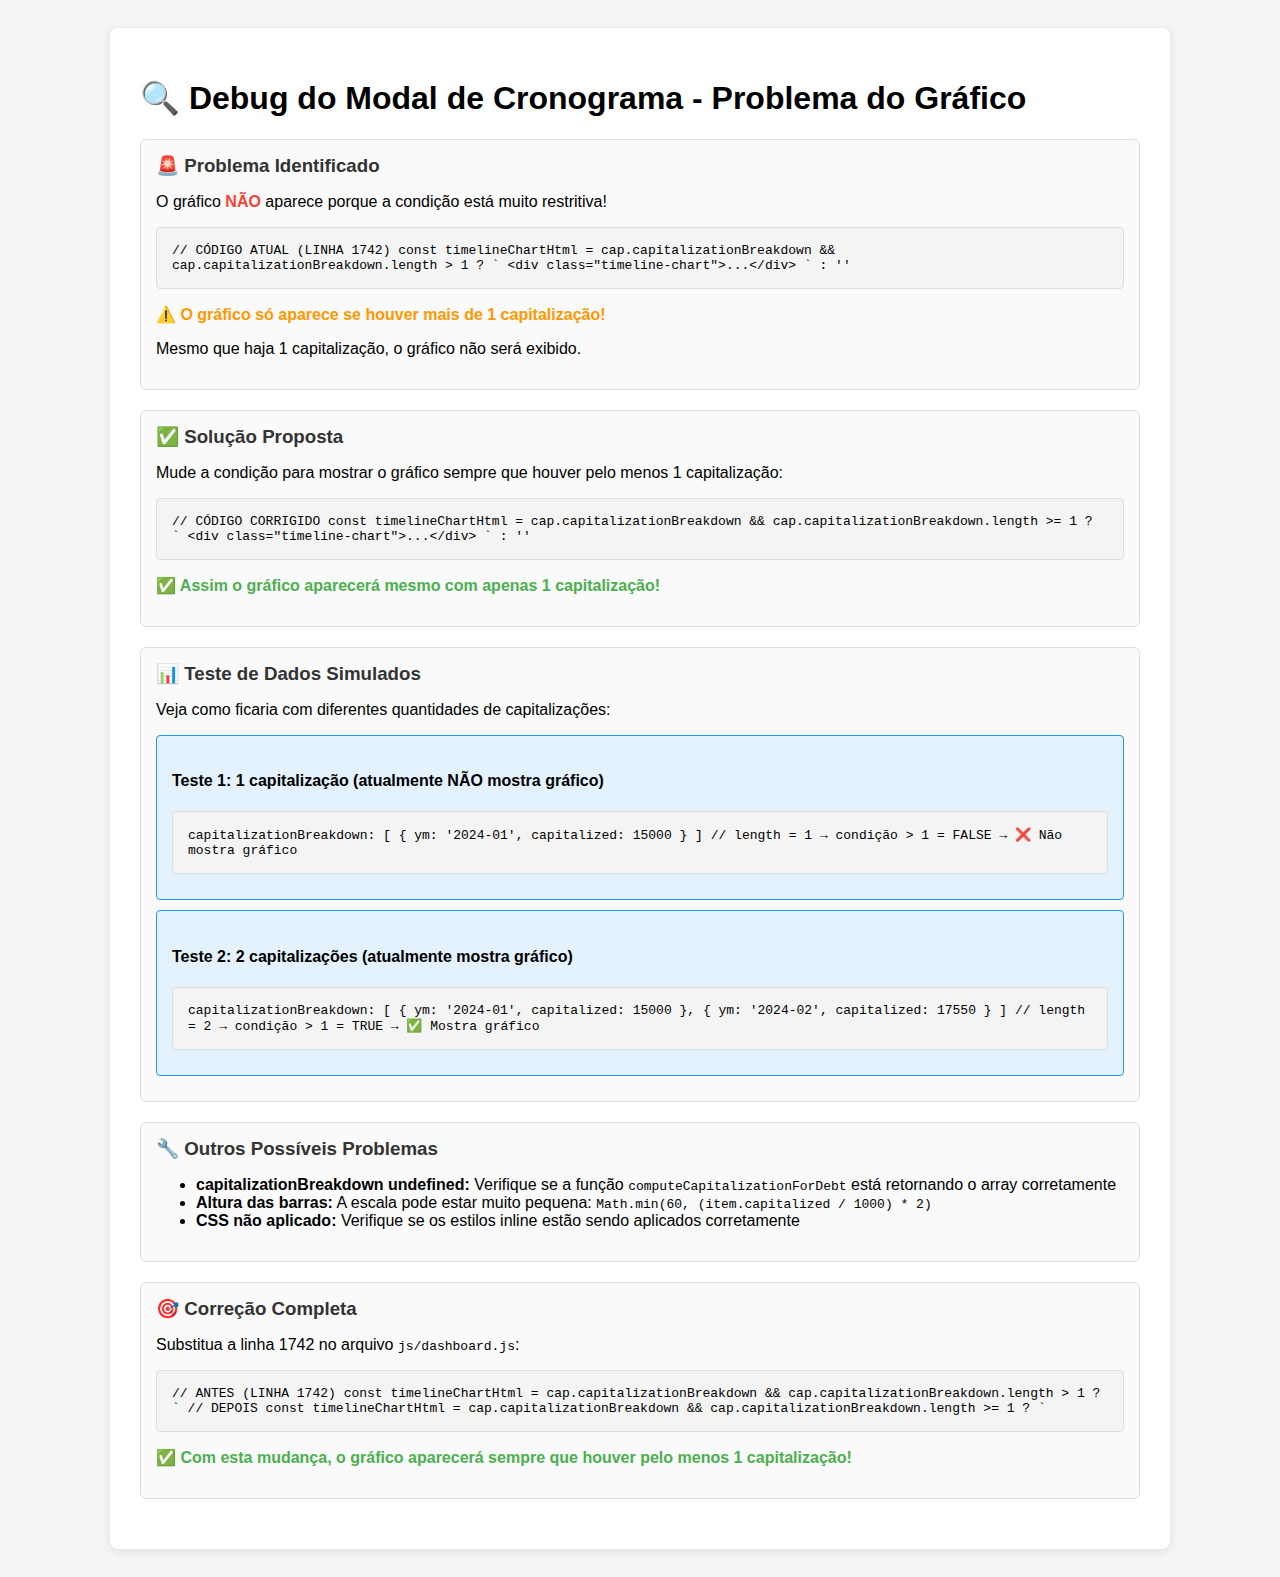
<file: debug_modal.html>
<!DOCTYPE html>
<html lang="pt-BR">
<head>
    <meta charset="UTF-8">
    <meta name="viewport" content="width=device-width, initial-scale=1.0">
    <title>Debug do Modal de Cronograma</title>
    <style>
        body {
            font-family: -apple-system, BlinkMacSystemFont, 'Segoe UI', Roboto, sans-serif;
            padding: 20px;
            background: #f5f5f5;
        }
        .debug-container {
            max-width: 1000px;
            margin: 0 auto;
            background: white;
            padding: 30px;
            border-radius: 8px;
            box-shadow: 0 2px 10px rgba(0,0,0,0.1);
        }
        .debug-section {
            margin: 20px 0;
            padding: 15px;
            border: 1px solid #ddd;
            border-radius: 6px;
            background: #fafafa;
        }
        .debug-section h3 {
            margin: 0 0 15px 0;
            color: #333;
        }
        .code-block {
            background: #f4f4f4;
            border: 1px solid #ddd;
            border-radius: 4px;
            padding: 15px;
            font-family: 'Courier New', monospace;
            font-size: 13px;
            overflow-x: auto;
            margin: 10px 0;
        }
        .highlight {
            background: #ffeb3b;
            padding: 2px 4px;
            border-radius: 2px;
        }
        .error {
            color: #f44336;
            font-weight: bold;
        }
        .success {
            color: #4caf50;
            font-weight: bold;
        }
        .warning {
            color: #ff9800;
            font-weight: bold;
        }
        .test-data {
            background: #e3f2fd;
            border: 1px solid #2196f3;
            border-radius: 4px;
            padding: 15px;
            margin: 10px 0;
        }
    </style>
</head>
<body>
    <div class="debug-container">
        <h1>🔍 Debug do Modal de Cronograma - Problema do Gráfico</h1>
        
        <div class="debug-section">
            <h3>🚨 Problema Identificado</h3>
            <p>O gráfico <strong class="error">NÃO</strong> aparece porque a condição está muito restritiva!</p>
            
            <div class="code-block">
// CÓDIGO ATUAL (LINHA 1742)
const timelineChartHtml = cap.capitalizationBreakdown && cap.capitalizationBreakdown.length > 1 ? `
  &lt;div class="timeline-chart"&gt;...&lt;/div&gt;
` : ''
            </div>
            
            <p class="warning">⚠️ O gráfico só aparece se houver <strong>mais de 1</strong> capitalização!</p>
            <p>Mesmo que haja 1 capitalização, o gráfico não será exibido.</p>
        </div>

        <div class="debug-section">
            <h3>✅ Solução Proposta</h3>
            <p>Mude a condição para mostrar o gráfico sempre que houver pelo menos 1 capitalização:</p>
            
            <div class="code-block">
// CÓDIGO CORRIGIDO
const timelineChartHtml = cap.capitalizationBreakdown && cap.capitalizationBreakdown.length >= 1 ? `
  &lt;div class="timeline-chart"&gt;...&lt;/div&gt;
` : ''
            </div>
            
            <p class="success">✅ Assim o gráfico aparecerá mesmo com apenas 1 capitalização!</p>
        </div>

        <div class="debug-section">
            <h3>📊 Teste de Dados Simulados</h3>
            <p>Veja como ficaria com diferentes quantidades de capitalizações:</p>
            
            <div class="test-data">
                <h4>Teste 1: 1 capitalização (atualmente NÃO mostra gráfico)</h4>
                <div class="code-block">
capitalizationBreakdown: [
  { ym: '2024-01', capitalized: 15000 }
]
// length = 1 → condição &gt; 1 = FALSE → ❌ Não mostra gráfico
                </div>
            </div>
            
            <div class="test-data">
                <h4>Teste 2: 2 capitalizações (atualmente mostra gráfico)</h4>
                <div class="code-block">
capitalizationBreakdown: [
  { ym: '2024-01', capitalized: 15000 },
  { ym: '2024-02', capitalized: 17550 }
]
// length = 2 → condição &gt; 1 = TRUE → ✅ Mostra gráfico
                </div>
            </div>
        </div>

        <div class="debug-section">
            <h3>🔧 Outros Possíveis Problemas</h3>
            <ul>
                <li><strong>capitalizationBreakdown undefined:</strong> Verifique se a função <code>computeCapitalizationForDebt</code> está retornando o array corretamente</li>
                <li><strong>Altura das barras:</strong> A escala pode estar muito pequena: <code>Math.min(60, (item.capitalized / 1000) * 2)</code></li>
                <li><strong>CSS não aplicado:</strong> Verifique se os estilos inline estão sendo aplicados corretamente</li>
            </ul>
        </div>

        <div class="debug-section">
            <h3>🎯 Correção Completa</h3>
            <p>Substitua a linha 1742 no arquivo <code>js/dashboard.js</code>:</p>
            
            <div class="code-block">
// ANTES (LINHA 1742)
const timelineChartHtml = cap.capitalizationBreakdown && cap.capitalizationBreakdown.length > 1 ? `

// DEPOIS
const timelineChartHtml = cap.capitalizationBreakdown && cap.capitalizationBreakdown.length >= 1 ? `
            </div>
            
            <p class="success">✅ Com esta mudança, o gráfico aparecerá sempre que houver pelo menos 1 capitalização!</p>
        </div>
    </div>
</body>
</html>
</file>
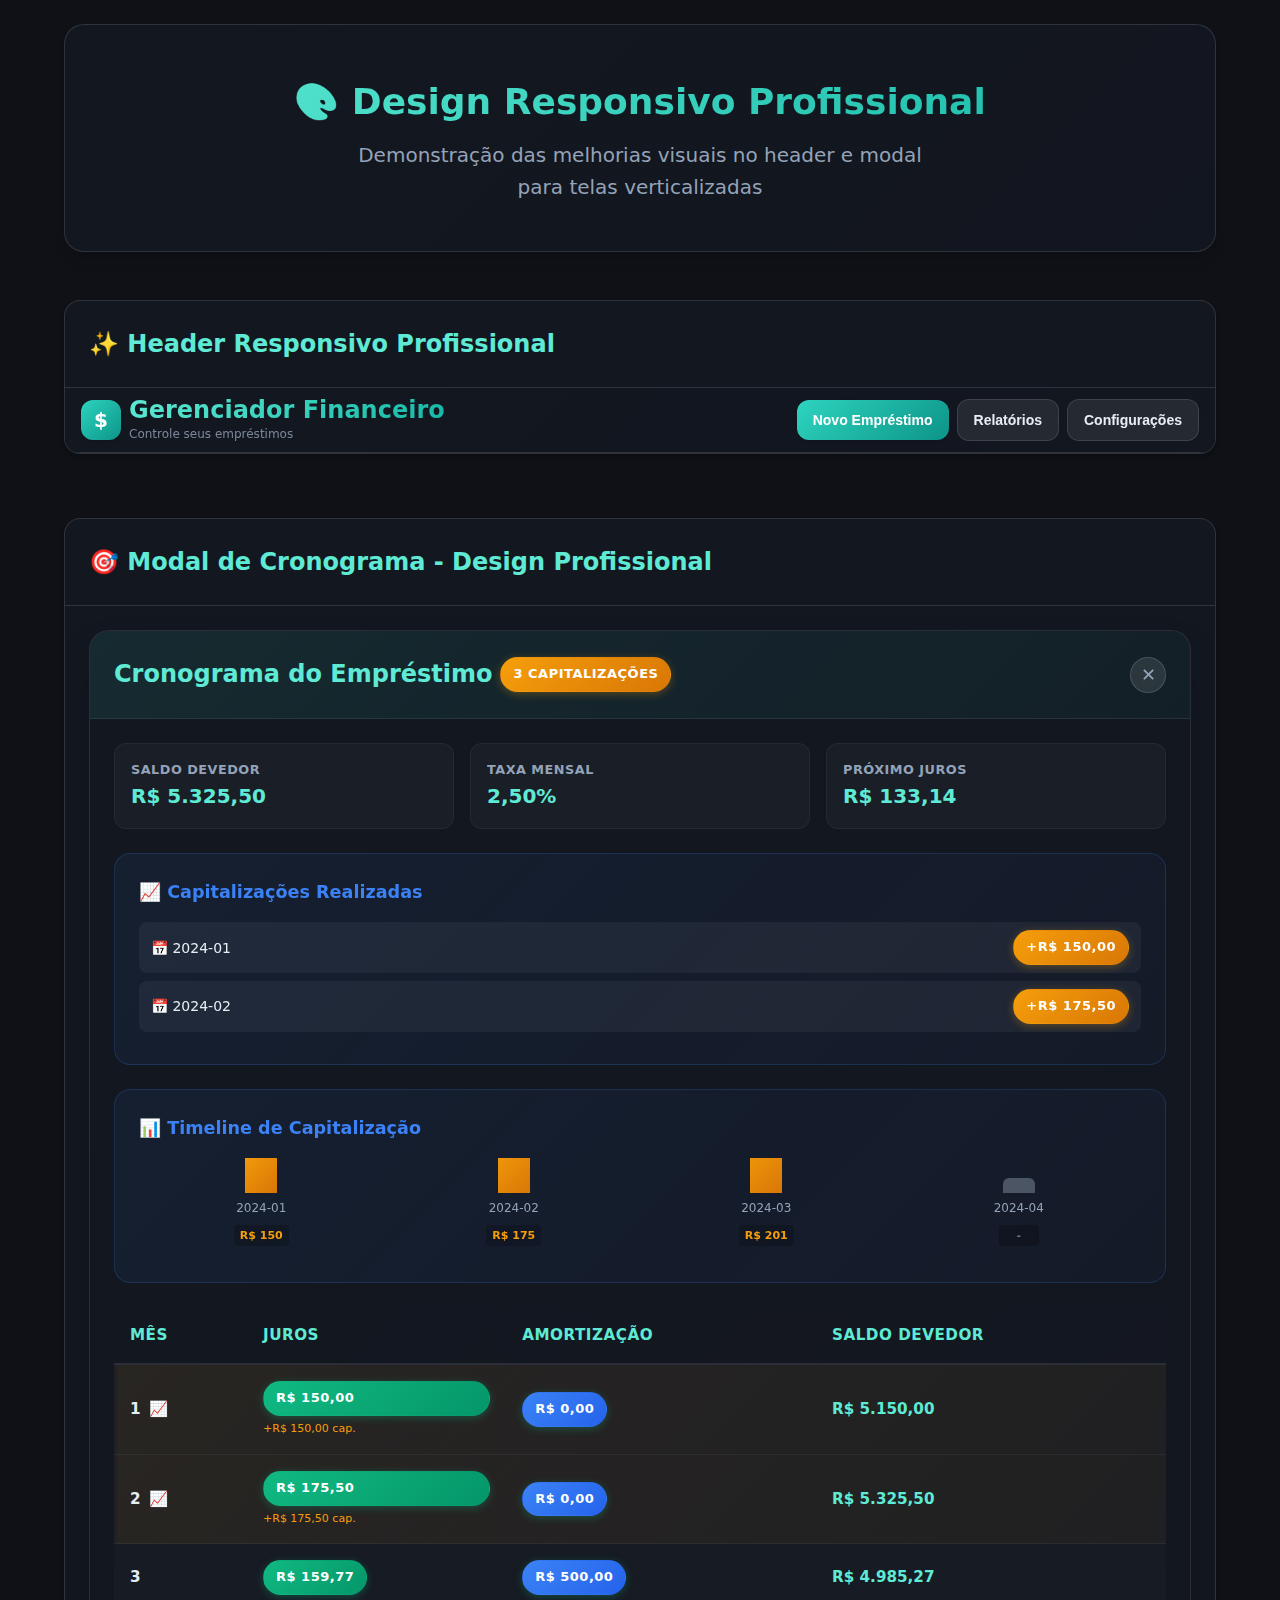
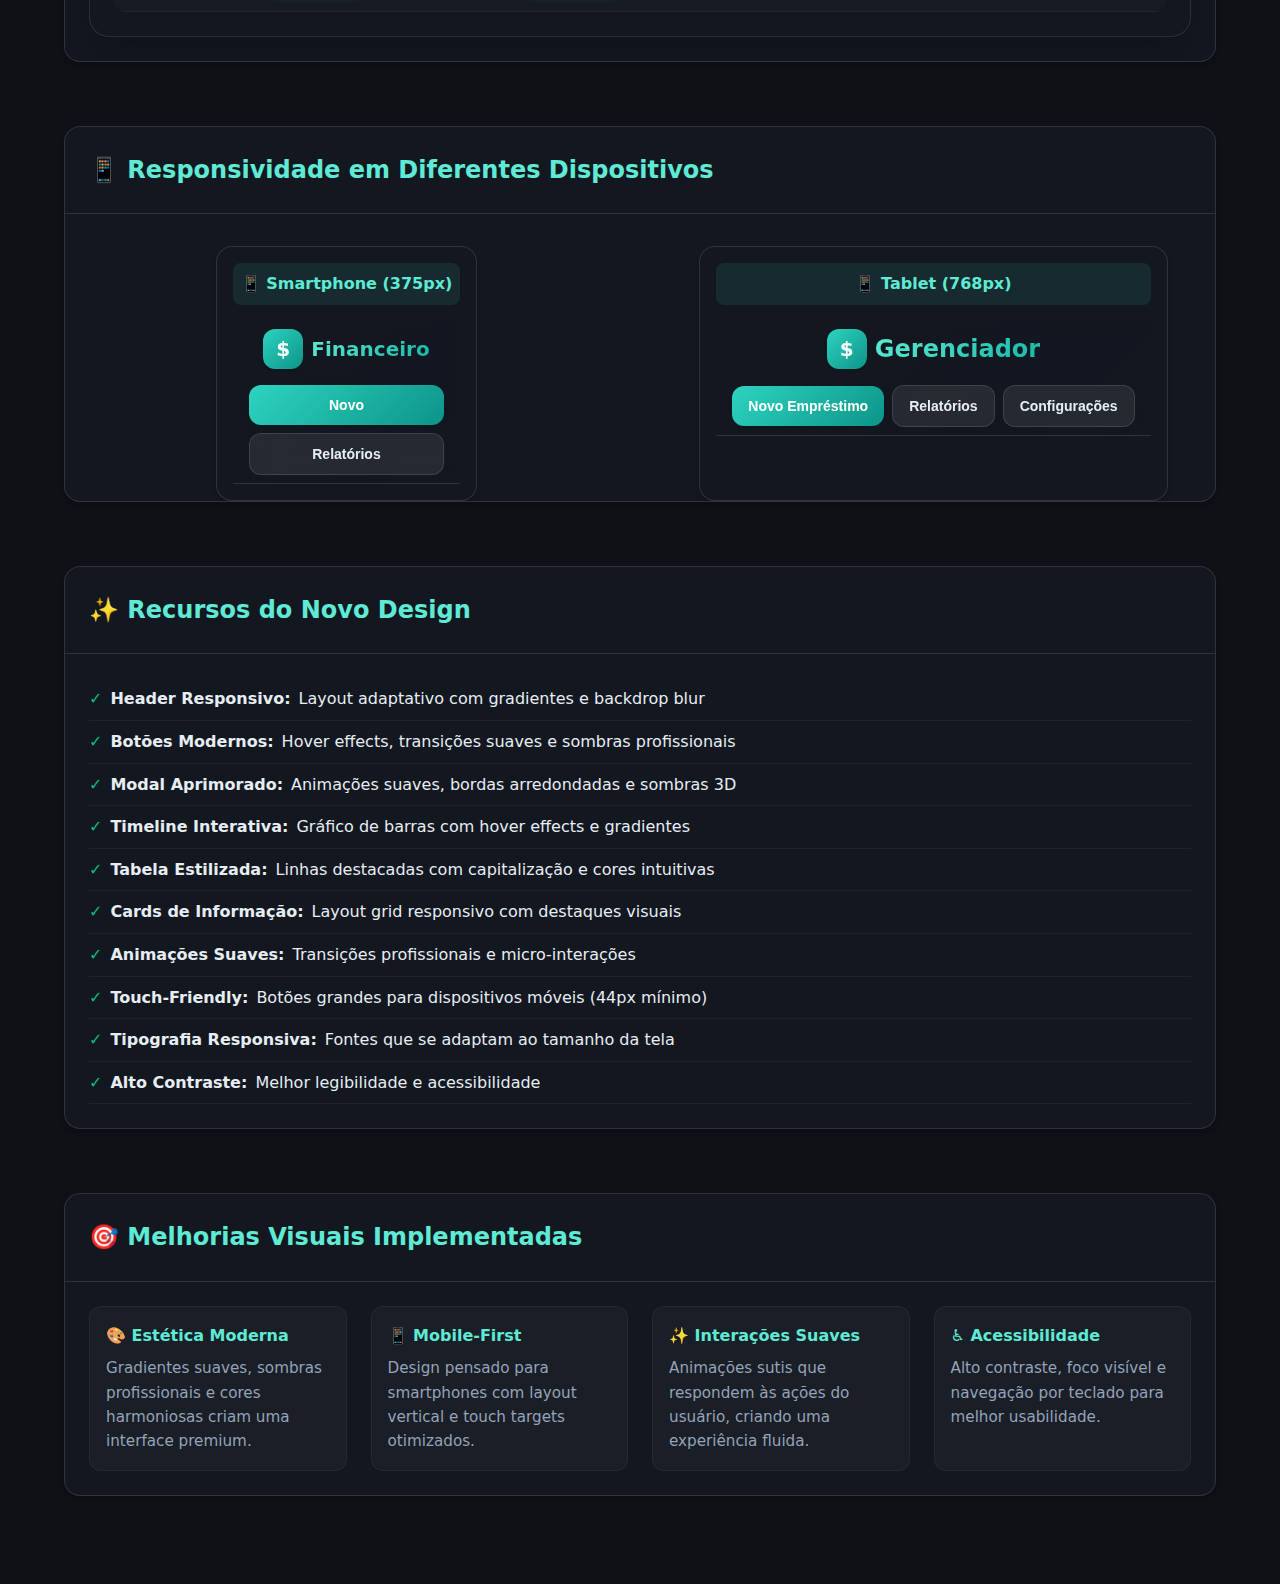
<file: demo_design_responsivo.html>
<!DOCTYPE html>
<html lang="pt-BR">
<head>
    <meta charset="UTF-8">
    <meta name="viewport" content="width=device-width, initial-scale=1.0">
    <title>🎨 Demonstração - Design Responsivo Profissional</title>
    <style>
        /* Importando as variáveis do CSS profissional */
        :root {
          --primary-50: #f0fdfa;
          --primary-100: #ccfbf1;
          --primary-200: #99f6e4;
          --primary-300: #5eead4;
          --primary-400: #2dd4bf;
          --primary-500: #14b8a6;
          --primary-600: #0d9488;
          --primary-700: #0f766e;
          --primary-800: #115e59;
          --primary-900: #134e4a;
          
          --success-500: #10b981;
          --warning-500: #f59e0b;
          --danger-500: #ef4444;
          --info-500: #3b82f6;
          
          --gray-50: #f9fafb;
          --gray-100: #f3f4f6;
          --gray-200: #e5e7eb;
          --gray-300: #d1d5db;
          --gray-400: #9ca3af;
          --gray-500: #6b7280;
          --gray-600: #4b5563;
          --gray-700: #374151;
          --gray-800: #1f2937;
          --gray-900: #111827;
          
          --shadow-xs: 0 1px 2px 0 rgba(0, 0, 0, 0.05);
          --shadow-sm: 0 1px 3px 0 rgba(0, 0, 0, 0.1), 0 1px 2px 0 rgba(0, 0, 0, 0.06);
          --shadow-md: 0 4px 6px -1px rgba(0, 0, 0, 0.1), 0 2px 4px -1px rgba(0, 0, 0, 0.06);
          --shadow-lg: 0 10px 15px -3px rgba(0, 0, 0, 0.1), 0 4px 6px -2px rgba(0, 0, 0, 0.05);
          --shadow-xl: 0 20px 25px -5px rgba(0, 0, 0, 0.1), 0 10px 10px -5px rgba(0, 0, 0, 0.04);
          --shadow-2xl: 0 25px 50px -12px rgba(0, 0, 0, 0.25);
          
          --transition-fast: 150ms cubic-bezier(0.4, 0, 0.2, 1);
          --transition-normal: 250ms cubic-bezier(0.4, 0, 0.2, 1);
          --transition-slow: 350ms cubic-bezier(0.4, 0, 0.2, 1);
          
          --spacing-xs: 0.25rem;
          --spacing-sm: 0.5rem;
          --spacing-md: 1rem;
          --spacing-lg: 1.5rem;
          --spacing-xl: 2rem;
          --spacing-2xl: 3rem;
          --spacing-3xl: 4rem;
          
          --text-xs: clamp(0.75rem, 1.5vw, 0.8rem);
          --text-sm: clamp(0.875rem, 2vw, 0.95rem);
          --text-base: clamp(1rem, 2.5vw, 1.1rem);
          --text-lg: clamp(1.125rem, 3vw, 1.25rem);
          --text-xl: clamp(1.25rem, 3.5vw, 1.5rem);
          --text-2xl: clamp(1.5rem, 4vw, 1.875rem);
          --text-3xl: clamp(1.875rem, 5vw, 2.25rem);
          --text-4xl: clamp(2.25rem, 6vw, 3rem);
          
          --bg: #0f1117;
          --fg: #e6edf3;
          --muted: #94a3b8;
          --panel: #131720;
          --border: rgba(255,255,255,0.12);
        }

        * {
            box-sizing: border-box;
            margin: 0;
            padding: 0;
        }

        body {
            font-family: system-ui, -apple-system, Segoe UI, Roboto, Ubuntu, Cantarell, 'Fira Sans', 'Droid Sans', 'Helvetica Neue', Arial, sans-serif;
            background: var(--bg);
            color: var(--fg);
            line-height: 1.6;
            overflow-x: hidden;
        }

        .demo-container {
            max-width: 1200px;
            margin: 0 auto;
            padding: var(--spacing-lg);
        }

        .demo-header {
            text-align: center;
            margin-bottom: var(--spacing-2xl);
            padding: var(--spacing-2xl) 0;
            background: linear-gradient(135deg, var(--panel) 0%, rgba(19, 23, 32, 0.95) 100%);
            border-radius: 20px;
            border: 1px solid var(--border);
            box-shadow: var(--shadow-lg);
        }

        .demo-header h1 {
            font-size: var(--text-3xl);
            font-weight: 800;
            background: linear-gradient(135deg, var(--primary-300) 0%, var(--primary-500) 100%);
            -webkit-background-clip: text;
            -webkit-text-fill-color: transparent;
            background-clip: text;
            margin-bottom: var(--spacing-sm);
        }

        .demo-header p {
            font-size: var(--text-lg);
            color: var(--muted);
            max-width: 600px;
            margin: 0 auto;
        }

        .demo-section {
            margin-bottom: var(--spacing-3xl);
            background: var(--panel);
            border-radius: 16px;
            border: 1px solid var(--border);
            box-shadow: var(--shadow-md);
            overflow: hidden;
        }

        .demo-section h2 {
            font-size: var(--text-xl);
            font-weight: 700;
            color: var(--primary-300);
            padding: var(--spacing-lg);
            border-bottom: 1px solid var(--border);
            margin: 0;
        }

        /* HEADER DEMO */
        .header-demo {
            background: linear-gradient(135deg, var(--panel) 0%, rgba(19, 23, 32, 0.95) 100%);
            backdrop-filter: blur(20px);
            border-bottom: 1px solid var(--border);
            padding: var(--spacing-sm) var(--spacing-md);
        }

        .header-content {
            display: flex;
            justify-content: space-between;
            align-items: center;
            gap: var(--spacing-md);
            max-width: 1200px;
            margin: 0 auto;
        }

        .brand {
            display: flex;
            align-items: center;
            gap: var(--spacing-sm);
            text-decoration: none;
            transition: transform var(--transition-fast);
        }

        .brand:hover {
            transform: scale(1.02);
        }

        .brand-mark {
            width: 40px;
            height: 40px;
            border-radius: 12px;
            background: linear-gradient(135deg, var(--primary-400) 0%, var(--primary-600) 100%);
            display: flex;
            align-items: center;
            justify-content: center;
            font-weight: 900;
            font-size: 20px;
            color: white;
            box-shadow: var(--shadow-sm);
        }

        .brand-text h1 {
            margin: 0;
            font-size: 24px;
            font-weight: 700;
            background: linear-gradient(135deg, var(--primary-300) 0%, var(--primary-500) 100%);
            -webkit-background-clip: text;
            -webkit-text-fill-color: transparent;
            background-clip: text;
            line-height: 1.2;
        }

        .brand-text .sub {
            margin: 0;
            font-size: 12px;
            color: var(--muted);
            font-weight: 500;
            opacity: 0.8;
        }

        .header-actions {
            display: flex;
            align-items: center;
            gap: var(--spacing-sm);
        }

        .header-actions button {
            background: rgba(255, 255, 255, 0.08);
            border: 1px solid rgba(255, 255, 255, 0.12);
            color: var(--fg);
            padding: 12px 16px;
            border-radius: 12px;
            font-size: 14px;
            font-weight: 600;
            transition: all var(--transition-fast);
            backdrop-filter: blur(10px);
            cursor: pointer;
        }

        .header-actions button:hover {
            background: rgba(255, 255, 255, 0.12);
            border-color: rgba(255, 255, 255, 0.2);
            transform: translateY(-1px);
            box-shadow: var(--shadow-md);
        }

        .header-actions button.primary {
            background: linear-gradient(135deg, var(--primary-400) 0%, var(--primary-600) 100%);
            border: none;
            color: white;
            box-shadow: var(--shadow-sm);
        }

        /* MODAL DEMO */
        .modal-demo {
            position: relative;
            background: linear-gradient(145deg, var(--panel) 0%, rgba(19, 23, 32, 0.98) 100%);
            border-radius: 20px;
            border: 1px solid rgba(255, 255, 255, 0.1);
            box-shadow: var(--shadow-2xl);
            overflow: hidden;
            margin: var(--spacing-lg);
        }

        .modal-header {
            padding: var(--spacing-lg);
            border-bottom: 1px solid rgba(255, 255, 255, 0.08);
            background: linear-gradient(135deg, rgba(45, 212, 191, 0.1) 0%, rgba(20, 184, 166, 0.05) 100%);
            position: relative;
        }

        .modal-header h3 {
            margin: 0;
            font-size: var(--text-xl);
            font-weight: 700;
            color: var(--primary-300);
            display: flex;
            align-items: center;
            gap: var(--spacing-sm);
        }

        .modal-close {
            position: absolute;
            top: 50%;
            right: var(--spacing-lg);
            transform: translateY(-50%);
            background: rgba(255, 255, 255, 0.1);
            border: 1px solid rgba(255, 255, 255, 0.15);
            color: var(--muted);
            width: 36px;
            height: 36px;
            border-radius: 50%;
            display: flex;
            align-items: center;
            justify-content: center;
            font-size: 18px;
            cursor: pointer;
            transition: all var(--transition-fast);
            backdrop-filter: blur(10px);
        }

        .modal-close:hover {
            background: rgba(255, 255, 255, 0.15);
            color: var(--fg);
            transform: translateY(-50%) rotate(90deg);
        }

        .modal-content {
            padding: var(--spacing-lg);
        }

        /* Timeline Chart */
        .timeline-chart {
            margin-top: var(--spacing-lg);
            padding: var(--spacing-lg);
            background: linear-gradient(135deg, rgba(59, 130, 246, 0.08) 0%, rgba(59, 130, 246, 0.04) 100%);
            border-radius: 16px;
            border: 1px solid rgba(59, 130, 246, 0.2);
            backdrop-filter: blur(10px);
        }

        .timeline-chart h4 {
            margin: 0 0 var(--spacing-md) 0;
            color: var(--info-500);
            font-size: var(--text-base);
            font-weight: 600;
            display: flex;
            align-items: center;
            gap: 6px;
        }

        .timeline-bars {
            display: flex;
            align-items: end;
            gap: 8px;
            height: 100px;
            padding: var(--spacing-sm) 0;
            overflow-x: auto;
            scrollbar-width: none;
        }

        .timeline-bars::-webkit-scrollbar {
            display: none;
        }

        .timeline-bar {
            flex: 1;
            min-width: 60px;
            display: flex;
            flex-direction: column;
            align-items: center;
            gap: 6px;
            padding: var(--spacing-xs);
            transition: all var(--transition-fast);
        }

        .timeline-bar:hover {
            transform: translateY(-2px);
        }

        .timeline-bar .bar {
            width: 32px;
            border-radius: 6px 6px 0 0;
            transition: all var(--transition-normal);
            position: relative;
            overflow: hidden;
            height: 60px;
            background: linear-gradient(135deg, var(--warning-500) 0%, #d97706 100%);
        }

        .timeline-bar .bar::before {
            content: '';
            position: absolute;
            top: 0;
            left: 0;
            right: 0;
            bottom: 0;
            background: linear-gradient(180deg, rgba(255,255,255,0.3) 0%, transparent 100%);
            opacity: 0;
            transition: opacity var(--transition-fast);
        }

        .timeline-bar:hover .bar::before {
            opacity: 1;
        }

        .timeline-bar .label {
            font-size: 12px;
            color: var(--muted);
            font-weight: 500;
            text-align: center;
        }

        .timeline-bar .value {
            font-size: 11px;
            font-weight: 700;
            text-align: center;
            padding: 2px 6px;
            border-radius: 4px;
            background: rgba(0,0,0,0.2);
            min-width: 40px;
            color: var(--warning-500);
        }

        /* Tabela */
        .schedule-table {
            width: 100%;
            border-collapse: separate;
            border-spacing: 0;
            background: rgba(255, 255, 255, 0.02);
            border-radius: 12px;
            overflow: hidden;
            margin-top: var(--spacing-lg);
        }

        .schedule-table thead {
            background: linear-gradient(135deg, var(--panel) 0%, rgba(19, 23, 32, 0.95) 100%);
        }

        .schedule-table th {
            padding: var(--spacing-md);
            text-align: left;
            font-size: var(--text-sm);
            font-weight: 600;
            color: var(--primary-300);
            border-bottom: 2px solid rgba(255, 255, 255, 0.1);
            text-transform: uppercase;
            letter-spacing: 0.5px;
        }

        .schedule-table td {
            padding: var(--spacing-md);
            border-bottom: 1px solid rgba(255, 255, 255, 0.05);
            font-size: var(--text-sm);
        }

        .schedule-table tbody tr:hover {
            background: rgba(255, 255, 255, 0.03);
        }

        .schedule-table tbody tr.row-capitalization {
            background: linear-gradient(135deg, rgba(245, 158, 11, 0.08) 0%, rgba(245, 158, 11, 0.04) 100%);
            border-left: 3px solid var(--warning-500);
        }

        /* Chips */
        .chip {
            display: inline-flex;
            align-items: center;
            gap: 4px;
            padding: 6px 12px;
            border-radius: 20px;
            font-size: 13px;
            font-weight: 600;
            text-transform: uppercase;
            letter-spacing: 0.5px;
            transition: all var(--transition-fast);
            border: 1px solid transparent;
        }

        .chip-interest {
            background: linear-gradient(135deg, var(--success-500) 0%, #059669 100%);
            color: white;
            box-shadow: 0 2px 8px rgba(16, 185, 129, 0.3);
        }

        .chip-warning {
            background: linear-gradient(135deg, var(--warning-500) 0%, #d97706 100%);
            color: white;
            box-shadow: 0 2px 8px rgba(245, 158, 11, 0.3);
        }

        /* Responsive Demo */
        .responsive-demo {
            display: grid;
            grid-template-columns: repeat(auto-fit, minmax(300px, 1fr));
            gap: var(--spacing-lg);
            margin-top: var(--spacing-xl);
        }

        .device-frame {
            background: var(--panel);
            border-radius: 16px;
            padding: var(--spacing-md);
            border: 1px solid var(--border);
            box-shadow: var(--shadow-md);
        }

        .device-header {
            text-align: center;
            margin-bottom: var(--spacing-md);
            padding: var(--spacing-sm);
            background: rgba(45, 212, 191, 0.1);
            border-radius: 8px;
            font-weight: 600;
            color: var(--primary-300);
        }

        /* Mobile simulation */
        .mobile-frame {
            max-width: 375px;
            margin: 0 auto;
        }

        .tablet-frame {
            max-width: 768px;
            margin: 0 auto;
        }

        /* Feature list */
        .features {
            list-style: none;
            padding: 0;
        }

        .features li {
            padding: var(--spacing-sm) 0;
            border-bottom: 1px solid rgba(255, 255, 255, 0.05);
            display: flex;
            align-items: center;
            gap: var(--spacing-sm);
        }

        .features li::before {
            content: "✓";
            color: var(--success-500);
            font-weight: bold;
            font-size: 16px;
        }

        /* Animations */
        @keyframes slideInUp {
            from {
                opacity: 0;
                transform: translateY(30px);
            }
            to {
                opacity: 1;
                transform: translateY(0);
            }
        }

        .animate-in {
            animation: slideInUp var(--transition-normal);
        }

        /* Responsive adjustments */
        @media (max-width: 768px) {
            .demo-container {
                padding: var(--spacing-sm);
            }
            
            .demo-header {
                padding: var(--spacing-lg) var(--spacing-md);
                margin-bottom: var(--spacing-lg);
            }
            
            .demo-header h1 {
                font-size: var(--text-2xl);
            }
            
            .header-content {
                flex-direction: column;
                gap: var(--spacing-sm);
                text-align: center;
            }
            
            .header-actions {
                justify-content: center;
                flex-wrap: wrap;
                width: 100%;
            }
            
            .header-actions button {
                flex: 1;
                min-width: 120px;
            }
            
            .modal-demo {
                margin: var(--spacing-md);
            }
            
            .modal-header h3 {
                font-size: var(--text-lg);
            }
            
            .timeline-bars {
                height: 80px;
            }
            
            .timeline-bar {
                min-width: 50px;
            }
            
            .timeline-bar .bar {
                width: 24px;
            }
        }

        @media (max-width: 480px) {
            .header-actions {
                flex-direction: column;
            }
            
            .header-actions button {
                width: 100%;
            }
            
            .modal-header {
                padding: var(--spacing-md);
            }
            
            .modal-content {
                padding: var(--spacing-md);
            }
            
            .timeline-chart,
            .schedule-table {
                margin-top: var(--spacing-md);
            }
            
            .schedule-table th,
            .schedule-table td {
                padding: var(--spacing-sm);
                font-size: var(--text-xs);
            }
            
            .chip {
                font-size: 11px;
                padding: 4px 8px;
            }
        }
    </style>
</head>
<body>
    <div class="demo-container">
        <div class="demo-header animate-in">
            <h1>🎨 Design Responsivo Profissional</h1>
            <p>Demonstração das melhorias visuais no header e modal para telas verticalizadas</p>
        </div>

        <div class="demo-section animate-in" style="animation-delay: 0.1s;">
            <h2>✨ Header Responsivo Profissional</h2>
            <div class="header-demo">
                <div class="header-content">
                    <div class="brand">
                        <div class="brand-mark">$</div>
                        <div class="brand-text">
                            <h1>Gerenciador Financeiro</h1>
                            <div class="sub">Controle seus empréstimos</div>
                        </div>
                    </div>
                    <div class="header-actions">
                        <button class="primary">Novo Empréstimo</button>
                        <button>Relatórios</button>
                        <button>Configurações</button>
                    </div>
                </div>
            </div>
        </div>

        <div class="demo-section animate-in" style="animation-delay: 0.2s;">
            <h2>🎯 Modal de Cronograma - Design Profissional</h2>
            <div class="modal-demo">
                <div class="modal-header">
                    <h3>
                        Cronograma do Empréstimo
                        <span class="chip chip-warning">3 capitalizações</span>
                    </h3>
                    <button class="modal-close">✕</button>
                </div>
                <div class="modal-content">
                    <!-- Summary Cards -->
                    <div style="display: grid; grid-template-columns: repeat(auto-fit, minmax(200px, 1fr)); gap: var(--spacing-md); margin-bottom: var(--spacing-lg);">
                        <div style="background: rgba(255, 255, 255, 0.03); border-radius: 12px; padding: var(--spacing-md); border: 1px solid rgba(255, 255, 255, 0.05);">
                            <div style="font-size: var(--text-xs); color: var(--muted); font-weight: 600; text-transform: uppercase; letter-spacing: 0.5px;">Saldo devedor</div>
                            <div style="font-size: var(--text-lg); font-weight: 700; color: var(--primary-300);">R$ 5.325,50</div>
                        </div>
                        <div style="background: rgba(255, 255, 255, 0.03); border-radius: 12px; padding: var(--spacing-md); border: 1px solid rgba(255, 255, 255, 0.05);">
                            <div style="font-size: var(--text-xs); color: var(--muted); font-weight: 600; text-transform: uppercase; letter-spacing: 0.5px;">Taxa mensal</div>
                            <div style="font-size: var(--text-lg); font-weight: 700; color: var(--primary-300);">2,50%</div>
                        </div>
                        <div style="background: rgba(255, 255, 255, 0.03); border-radius: 12px; padding: var(--spacing-md); border: 1px solid rgba(255, 255, 255, 0.05);">
                            <div style="font-size: var(--text-xs); color: var(--muted); font-weight: 600; text-transform: uppercase; letter-spacing: 0.5px;">Próximo juros</div>
                            <div style="font-size: var(--text-lg); font-weight: 700; color: var(--primary-300);">R$ 133,14</div>
                        </div>
                    </div>

                    <!-- Capitalização Info -->
                    <div class="timeline-chart">
                        <h4>📈 Capitalizações Realizadas</h4>
                        <div style="margin: 8px 0; display: flex; justify-content: space-between; align-items: center; padding: 8px 12px; background: rgba(255,255,255,0.05); border-radius: 8px;">
                            <span style="font-size: 14px; font-weight: 500;">📅 2024-01</span>
                            <span class="chip chip-warning">+R$ 150,00</span>
                        </div>
                        <div style="margin: 8px 0; display: flex; justify-content: space-between; align-items: center; padding: 8px 12px; background: rgba(255,255,255,0.05); border-radius: 8px;">
                            <span style="font-size: 14px; font-weight: 500;">📅 2024-02</span>
                            <span class="chip chip-warning">+R$ 175,50</span>
                        </div>
                    </div>

                    <!-- Timeline Chart -->
                    <div class="timeline-chart">
                        <h4>📊 Timeline de Capitalização</h4>
                        <div class="timeline-bars">
                            <div class="timeline-bar">
                                <div class="bar" style="height: 45px;"></div>
                                <div class="label">2024-01</div>
                                <div class="value">R$ 150</div>
                            </div>
                            <div class="timeline-bar">
                                <div class="bar" style="height: 53px;"></div>
                                <div class="label">2024-02</div>
                                <div class="value">R$ 175</div>
                            </div>
                            <div class="timeline-bar">
                                <div class="bar" style="height: 60px;"></div>
                                <div class="label">2024-03</div>
                                <div class="value">R$ 201</div>
                            </div>
                            <div class="timeline-bar">
                                <div class="bar" style="height: 15px; background: var(--gray-600);"></div>
                                <div class="label">2024-04</div>
                                <div class="value" style="color: var(--gray-500);">-</div>
                            </div>
                        </div>
                    </div>

                    <!-- Tabela -->
                    <table class="schedule-table">
                        <thead>
                            <tr>
                                <th>Mês</th>
                                <th>Juros</th>
                                <th>Amortização</th>
                                <th>Saldo devedor</th>
                            </tr>
                        </thead>
                        <tbody>
                            <tr class="row-capitalization">
                                <td>
                                    <div style="display: flex; align-items: center; gap: 8px;">
                                        <span style="font-weight: 600;">1</span>
                                        <span style="color: var(--warning-500);">📈</span>
                                    </div>
                                </td>
                                <td>
                                    <div style="display: flex; flex-direction: column; gap: 4px;">
                                        <span class="chip chip-interest">R$ 150,00</span>
                                        <small style="color: var(--warning-500); font-size: 11px; font-weight: 500;">+R$ 150,00 cap.</small>
                                    </div>
                                </td>
                                <td><span class="chip chip-interest" style="background: linear-gradient(135deg, var(--info-500) 0%, #2563eb 100%);">R$ 0,00</span></td>
                                <td><span style="font-weight: 600; color: var(--primary-300);">R$ 5.150,00</span></td>
                            </tr>
                            <tr class="row-capitalization">
                                <td>
                                    <div style="display: flex; align-items: center; gap: 8px;">
                                        <span style="font-weight: 600;">2</span>
                                        <span style="color: var(--warning-500);">📈</span>
                                    </div>
                                </td>
                                <td>
                                    <div style="display: flex; flex-direction: column; gap: 4px;">
                                        <span class="chip chip-interest">R$ 175,50</span>
                                        <small style="color: var(--warning-500); font-size: 11px; font-weight: 500;">+R$ 175,50 cap.</small>
                                    </div>
                                </td>
                                <td><span class="chip chip-interest" style="background: linear-gradient(135deg, var(--info-500) 0%, #2563eb 100%);">R$ 0,00</span></td>
                                <td><span style="font-weight: 600; color: var(--primary-300);">R$ 5.325,50</span></td>
                            </tr>
                            <tr>
                                <td><span style="font-weight: 600;">3</span></td>
                                <td><span class="chip chip-interest">R$ 159,77</span></td>
                                <td><span class="chip chip-interest" style="background: linear-gradient(135deg, var(--info-500) 0%, #2563eb 100%);">R$ 500,00</span></td>
                                <td><span style="font-weight: 600; color: var(--primary-300);">R$ 4.985,27</span></td>
                            </tr>
                        </tbody>
                    </table>
                </div>
            </div>
        </div>

        <div class="demo-section animate-in" style="animation-delay: 0.3s;">
            <h2>📱 Responsividade em Diferentes Dispositivos</h2>
            <div class="responsive-demo">
                <div class="device-frame mobile-frame">
                    <div class="device-header">📱 Smartphone (375px)</div>
                    <div class="header-demo">
                        <div class="header-content" style="flex-direction: column;">
                            <div class="brand">
                                <div class="brand-mark">$</div>
                                <div class="brand-text">
                                    <h1 style="font-size: var(--text-lg);">Financeiro</h1>
                                </div>
                            </div>
                            <div class="header-actions" style="flex-direction: column; width: 100%;">
                                <button class="primary" style="width: 100%;">Novo</button>
                                <button style="width: 100%;">Relatórios</button>
                            </div>
                        </div>
                    </div>
                </div>

                <div class="device-frame tablet-frame">
                    <div class="device-header">📱 Tablet (768px)</div>
                    <div class="header-demo">
                        <div class="header-content" style="flex-direction: column;">
                            <div class="brand">
                                <div class="brand-mark">$</div>
                                <div class="brand-text">
                                    <h1 style="font-size: var(--text-xl);">Gerenciador</h1>
                                </div>
                            </div>
                            <div class="header-actions" style="justify-content: center; flex-wrap: wrap;">
                                <button class="primary">Novo Empréstimo</button>
                                <button>Relatórios</button>
                                <button>Configurações</button>
                            </div>
                        </div>
                    </div>
                </div>
            </div>
        </div>

        <div class="demo-section animate-in" style="animation-delay: 0.4s;">
            <h2>✨ Recursos do Novo Design</h2>
            <div style="padding: var(--spacing-lg);">
                <ul class="features">
                    <li><strong>Header Responsivo:</strong> Layout adaptativo com gradientes e backdrop blur</li>
                    <li><strong>Botões Modernos:</strong> Hover effects, transições suaves e sombras profissionais</li>
                    <li><strong>Modal Aprimorado:</strong> Animações suaves, bordas arredondadas e sombras 3D</li>
                    <li><strong>Timeline Interativa:</strong> Gráfico de barras com hover effects e gradientes</li>
                    <li><strong>Tabela Estilizada:</strong> Linhas destacadas com capitalização e cores intuitivas</li>
                    <li><strong>Cards de Informação:</strong> Layout grid responsivo com destaques visuais</li>
                    <li><strong>Animações Suaves:</strong> Transições profissionais e micro-interações</li>
                    <li><strong>Touch-Friendly:</strong> Botões grandes para dispositivos móveis (44px mínimo)</li>
                    <li><strong>Tipografia Responsiva:</strong> Fontes que se adaptam ao tamanho da tela</li>
                    <li><strong>Alto Contraste:</strong> Melhor legibilidade e acessibilidade</li>
                </ul>
            </div>
        </div>

        <div class="demo-section animate-in" style="animation-delay: 0.5s;">
            <h2>🎯 Melhorias Visuais Implementadas</h2>
            <div style="padding: var(--spacing-lg);">
                <div style="display: grid; grid-template-columns: repeat(auto-fit, minmax(250px, 1fr)); gap: var(--spacing-lg);">
                    <div style="background: rgba(255, 255, 255, 0.03); border-radius: 12px; padding: var(--spacing-md); border: 1px solid rgba(255, 255, 255, 0.05);">
                        <h4 style="color: var(--primary-300); margin-bottom: var(--spacing-sm);">🎨 Estética Moderna</h4>
                        <p style="color: var(--muted); font-size: var(--text-sm);">Gradientes suaves, sombras profissionais e cores harmoniosas criam uma interface premium.</p>
                    </div>
                    <div style="background: rgba(255, 255, 255, 0.03); border-radius: 12px; padding: var(--spacing-md); border: 1px solid rgba(255, 255, 255, 0.05);">
                        <h4 style="color: var(--primary-300); margin-bottom: var(--spacing-sm);">📱 Mobile-First</h4>
                        <p style="color: var(--muted); font-size: var(--text-sm);">Design pensado para smartphones com layout vertical e touch targets otimizados.</p>
                    </div>
                    <div style="background: rgba(255, 255, 255, 0.03); border-radius: 12px; padding: var(--spacing-md); border: 1px solid rgba(255, 255, 255, 0.05);">
                        <h4 style="color: var(--primary-300); margin-bottom: var(--spacing-sm);">✨ Interações Suaves</h4>
                        <p style="color: var(--muted); font-size: var(--text-sm);">Animações sutis que respondem às ações do usuário, criando uma experiência fluida.</p>
                    </div>
                    <div style="background: rgba(255, 255, 255, 0.03); border-radius: 12px; padding: var(--spacing-md); border: 1px solid rgba(255, 255, 255, 0.05);">
                        <h4 style="color: var(--primary-300); margin-bottom: var(--spacing-sm);">♿ Acessibilidade</h4>
                        <p style="color: var(--muted); font-size: var(--text-sm);">Alto contraste, foco visível e navegação por teclado para melhor usabilidade.</p>
                    </div>
                </div>
            </div>
        </div>
    </div>

    <script>
        // Adicionar animação de entrada suave
        document.addEventListener('DOMContentLoaded', function() {
            const elements = document.querySelectorAll('.animate-in');
            elements.forEach((element, index) => {
                element.style.opacity = '0';
                element.style.transform = 'translateY(30px)';
                element.style.transition = 'all var(--transition-normal)';
                
                setTimeout(() => {
                    element.style.opacity = '1';
                    element.style.transform = 'translateY(0)';
                }, index * 100);
            });
        });

        // Simular clique no botão fechar
        document.querySelector('.modal-close').addEventListener('click', function() {
            this.style.transform = 'translateY(-50%) rotate(90deg) scale(0.9)';
            setTimeout(() => {
                this.style.transform = 'translateY(-50%) rotate(0deg) scale(1)';
            }, 200);
        });
    </script>
</body>
</html>
</file>
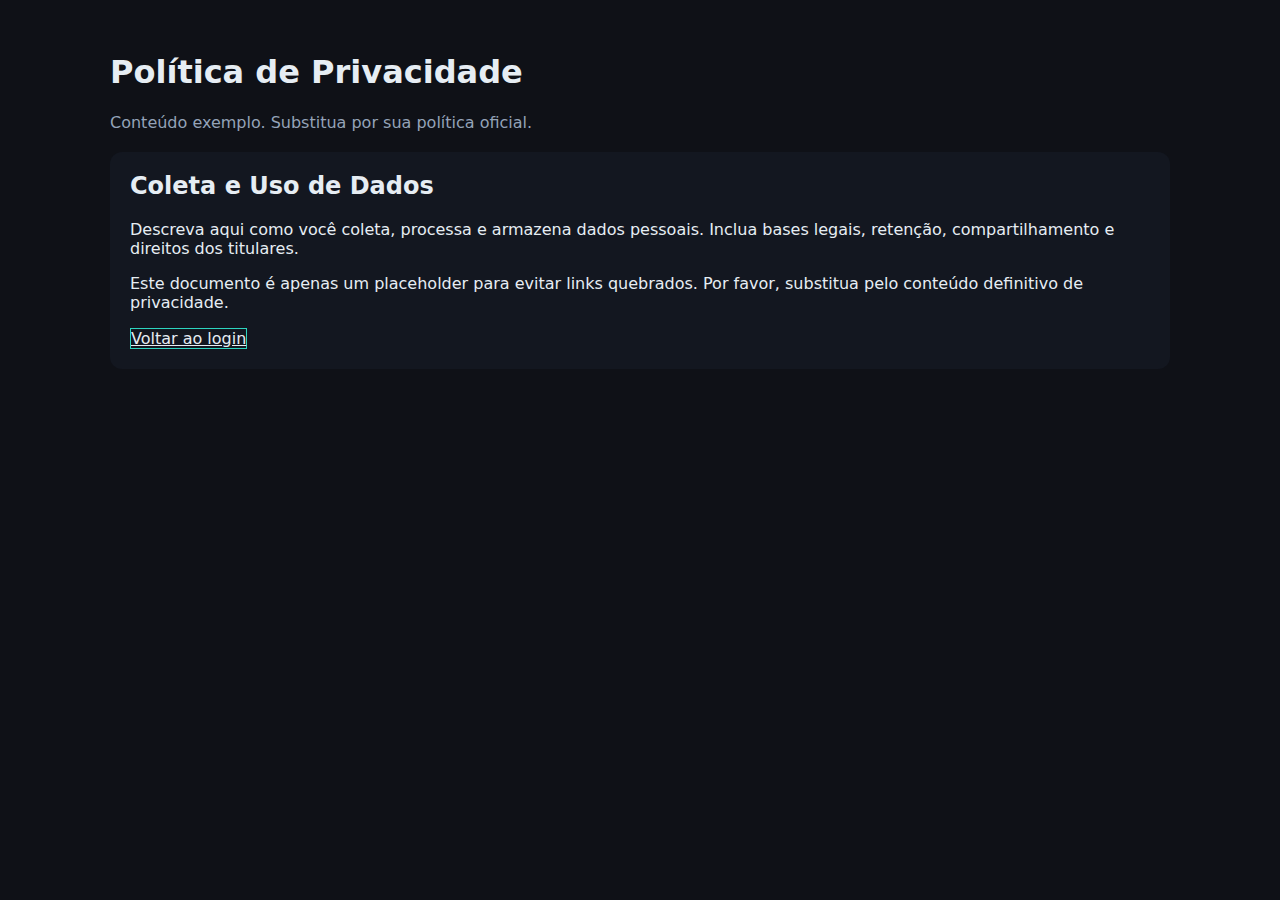
<file: privacy.html>
<!doctype html>
<html lang="pt-BR">
  <head>
    <meta charset="utf-8" />
    <meta name="viewport" content="width=device-width, initial-scale=1" />
    <title>Política de Privacidade</title>
    <link rel="stylesheet" href="styles.css" />
  </head>
  <body>
    <main class="container">
      <header>
        <h1>Política de Privacidade</h1>
        <p class="sub">Conteúdo exemplo. Substitua por sua política oficial.</p>
      </header>
      <section class="card">
        <h2>Coleta e Uso de Dados</h2>
        <p>Descreva aqui como você coleta, processa e armazena dados pessoais. Inclua bases legais, retenção, compartilhamento e direitos dos titulares.</p>
        <p>Este documento é apenas um placeholder para evitar links quebrados. Por favor, substitua pelo conteúdo definitivo de privacidade.</p>
        <div class="actions">
          <a href="index.html" class="outline">Voltar ao login</a>
        </div>
      </section>
    </main>
  </body>
  </html>
</file>
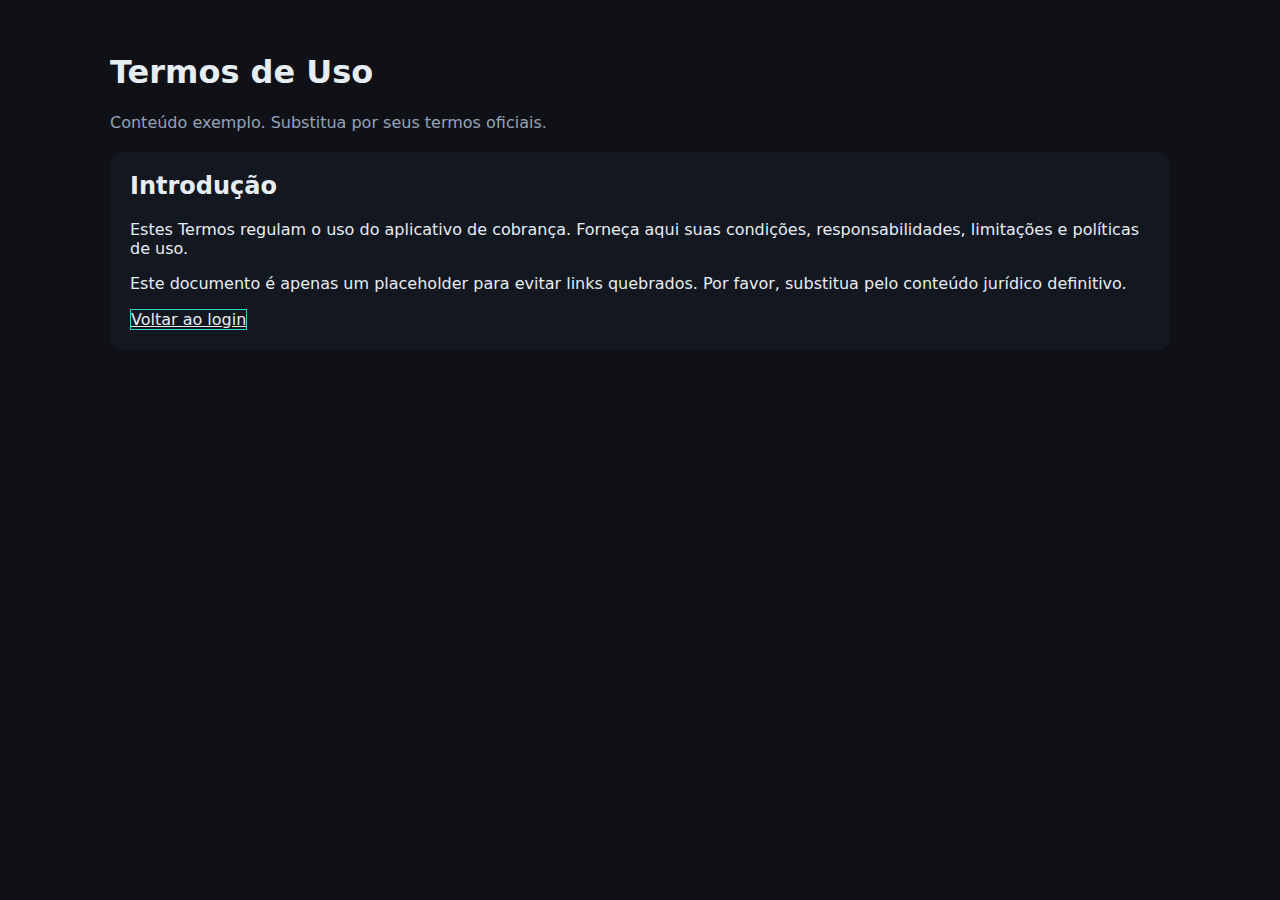
<file: terms.html>
<!doctype html>
<html lang="pt-BR">
  <head>
    <meta charset="utf-8" />
    <meta name="viewport" content="width=device-width, initial-scale=1" />
    <title>Termos de Uso</title>
    <link rel="stylesheet" href="styles.css" />
  </head>
  <body>
    <main class="container">
      <header>
        <h1>Termos de Uso</h1>
        <p class="sub">Conteúdo exemplo. Substitua por seus termos oficiais.</p>
      </header>
      <section class="card">
        <h2>Introdução</h2>
        <p>Estes Termos regulam o uso do aplicativo de cobrança. Forneça aqui suas condições, responsabilidades, limitações e políticas de uso.</p>
        <p>Este documento é apenas um placeholder para evitar links quebrados. Por favor, substitua pelo conteúdo jurídico definitivo.</p>
        <div class="actions">
          <a href="index.html" class="outline">Voltar ao login</a>
        </div>
      </section>
    </main>
  </body>
  </html>
</file>
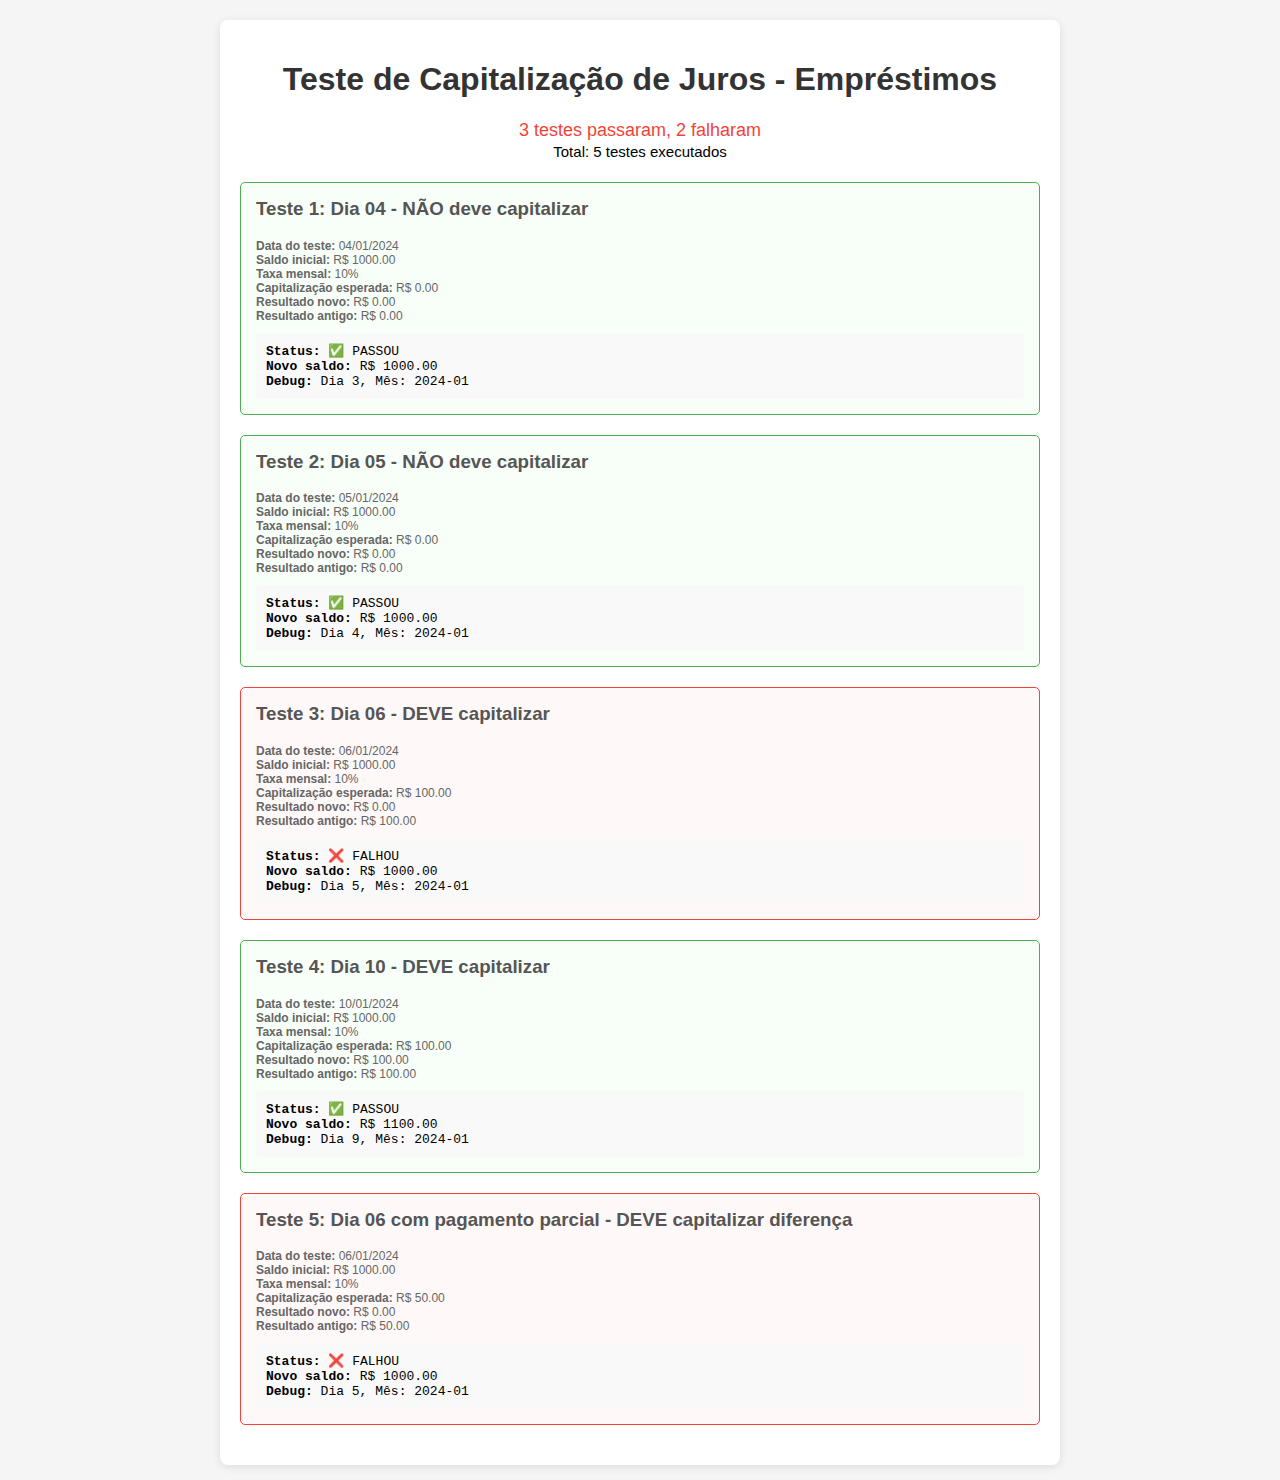
<file: teste_capitalizacao.html>
<!DOCTYPE html>
<html lang="pt-BR">
<head>
    <meta charset="UTF-8">
    <meta name="viewport" content="width=device-width, initial-scale=1.0">
    <title>Teste de Capitalização de Juros</title>
    <style>
        body { font-family: Arial, sans-serif; margin: 20px; background: #f5f5f5; }
        .container { max-width: 800px; margin: 0 auto; background: white; padding: 20px; border-radius: 8px; box-shadow: 0 2px 10px rgba(0,0,0,0.1); }
        .test-case { margin: 20px 0; padding: 15px; border: 1px solid #ddd; border-radius: 5px; }
        .test-case.success { border-color: #4CAF50; background: #f8fff8; }
        .test-case.error { border-color: #f44336; background: #fff8f8; }
        .result { margin-top: 10px; padding: 10px; background: #f9f9f9; border-radius: 3px; font-family: monospace; }
        .log { color: #666; font-size: 12px; }
        h1 { color: #333; text-align: center; }
        h3 { color: #555; margin-top: 0; }
        .summary { text-align: center; margin: 20px 0; font-size: 18px; }
        .pass { color: #4CAF50; }
        .fail { color: #f44336; }
    </style>
</head>
<body>
    <div class="container">
        <h1>Teste de Capitalização de Juros - Empréstimos</h1>
        <div class="summary" id="summary"></div>
        <div id="test-results"></div>
    </div>

    <script type="module">
        // Funções auxiliares do sistema (simuladas para teste)
        function getFortalezaParts(date = new Date()) {
            try {
                const parts = new Intl.DateTimeFormat('pt-BR', {
                    timeZone: 'America/Fortaleza', year: 'numeric', month: '2-digit', day: '2-digit'
                }).formatToParts(date)
                const map = Object.fromEntries(parts.map(p => [p.type, p.value]))
                return { year: Number(map.year), month: Number(map.month), day: Number(map.day) }
            } catch {
                const d = new Date(date)
                return { year: d.getFullYear(), month: d.getMonth() + 1, day: d.getDate() }
            }
        }

        function ymStr({ year, month }) {
            return `${year}-${String(month).padStart(2, '0')}`
        }

        function listMonthsBetween(fromYm, toYm) {
            if (!fromYm || !toYm) return []
            const monthIndex = (ym) => {
                const [y, m] = ym.split('-').map(Number)
                return y * 12 + (m - 1)
            }
            const res = []
            let i = monthIndex(fromYm) + 1
            const end = monthIndex(toYm)
            while (i <= end) {
                const y = Math.floor(i / 12)
                const m = (i % 12) + 1
                res.push(`${y}-${String(m).padStart(2, '0')}`)
                i++
            }
            return res
        }

        function sumInterestPaidForMonth(pays, ym) {
            if (!Array.isArray(pays) || !ym) return 0
            let total = 0
            for (const p of pays) {
                try {
                    const d = p.data_pagamento ? new Date(p.data_pagamento) : (p.created_at ? new Date(p.created_at) : null)
                    if (!d) continue
                    const parts = getFortalezaParts(d)
                    const currYm = ymStr(parts)
                    if (currYm === ym) {
                        total += Math.round(Number(p.juros_pago || 0) * 100)
                    }
                } catch {}
            }
            return total
        }

        // Função CORRIGIDA de capitalização
        function applyMonthlyCapitalizationIfDueTESTE(loan) {
            try {
                const pays = Array.isArray(loan.pays) ? loan.pays : []
                const today = getFortalezaParts(loan.testDate || new Date())
                const currentYm = ymStr(today)
                const day = Number(today.day || 1)
                
                let base = Number(loan.residualCents || 0)
                const rate = Number(loan.monthlyRatePct || 0)
                const key = `loan:lastCapYm:${loan.debtId || 'local'}`
                const lastCapYm = loan.lastCapYm || null
                
                const monthsToProcess = lastCapYm ? listMonthsBetween(lastCapYm, currentYm) : [currentYm]
                const trend = []
                const breakdown = []
                
                for (const ym of monthsToProcess) {
                    const isCurrent = ym === currentYm
                    const baseBefore = base
                    let expected = 0, paid = 0, unpaid = 0
                    
                    // CORREÇÃO: Deve capitalizar apenas após o dia 05 (dia > 5)
                    if (!isCurrent || day > 5) {
                        expected = Math.round(baseBefore * (rate / 100))
                        paid = sumInterestPaidForMonth(pays, ym)
                        unpaid = Math.max(0, expected - paid)
                        base = baseBefore + unpaid  // Sempre capitaliza se houver juros não pagos
                    } else {
                        expected = Math.round(baseBefore * (rate / 100))
                        paid = sumInterestPaidForMonth(pays, ym)
                        unpaid = Math.max(0, expected - paid)
                        base = baseBefore  // Antes do dia 05, apenas projeta
                    }
                    
                    const baseAfter = base
                    trend.push({ ym, residualCents: baseAfter })
                    breakdown.push({ ym, baseBefore, expected, paid, capitalized: unpaid, baseAfter })
                }
                
                return { 
                    residualCentsDisplay: base, 
                    residualTrend: trend, 
                    capitalizationBreakdown: breakdown,
                    debug: { day, currentYm, lastCapYm }
                }
            } catch (err) {
                console.error('Erro na capitalização:', err)
                return { 
                    residualCentsDisplay: loan.residualCents, 
                    residualTrend: [], 
                    capitalizationBreakdown: [],
                    error: err.message
                }
            }
        }

        // Função ANTIGA (com erro) para comparação
        function applyMonthlyCapitalizationIfDueANTIGA(loan) {
            try {
                const pays = Array.isArray(loan.pays) ? loan.pays : []
                const today = getFortalezaParts(loan.testDate || new Date())
                const currentYm = ymStr(today)
                const day = Number(today.day || 1)
                
                let base = Number(loan.residualCents || 0)
                const rate = Number(loan.monthlyRatePct || 0)
                const key = `loan:lastCapYm:${loan.debtId || 'local'}`
                const lastCapYm = loan.lastCapYm || null
                
                const monthsToProcess = lastCapYm ? listMonthsBetween(lastCapYm, currentYm) : [currentYm]
                const trend = []
                const breakdown = []
                
                for (const ym of monthsToProcess) {
                    const isCurrent = ym === currentYm
                    const baseBefore = base
                    let expected = 0, paid = 0, unpaid = 0
                    
                    // ERRO: Estava capitalizando a partir do dia 05 (>= 5)
                    if (!isCurrent || day >= 5) {
                        expected = Math.round(baseBefore * (rate / 100))
                        paid = sumInterestPaidForMonth(pays, ym)
                        unpaid = Math.max(0, expected - paid)
                        base = unpaid > 0 ? (baseBefore + unpaid) : baseBefore  // Só capitaliza se unpaid > 0
                    } else {
                        expected = Math.round(baseBefore * (rate / 100))
                        paid = sumInterestPaidForMonth(pays, ym)
                        unpaid = Math.max(0, expected - paid)
                        base = baseBefore
                    }
                    
                    const baseAfter = base
                    trend.push({ ym, residualCents: baseAfter })
                    breakdown.push({ ym, baseBefore, expected, paid, capitalized: unpaid, baseAfter })
                }
                
                return { 
                    residualCentsDisplay: base, 
                    residualTrend: trend, 
                    capitalizationBreakdown: breakdown,
                    debug: { day, currentYm, lastCapYm }
                }
            } catch (err) {
                console.error('Erro na capitalização antiga:', err)
                return { 
                    residualCentsDisplay: loan.residualCents, 
                    residualTrend: [], 
                    capitalizationBreakdown: [],
                    error: err.message
                }
            }
        }

        // Casos de teste
        const testCases = [
            {
                name: "Dia 04 - NÃO deve capitalizar",
                loan: {
                    residualCents: 100000, // R$ 1.000,00
                    monthlyRatePct: 10, // 10% ao mês
                    testDate: new Date('2024-01-04'), // Dia 4
                    lastCapYm: '2023-12',
                    pays: []
                },
                expectedCapitalization: 0
            },
            {
                name: "Dia 05 - NÃO deve capitalizar",
                loan: {
                    residualCents: 100000,
                    monthlyRatePct: 10,
                    testDate: new Date('2024-01-05'), // Dia 5
                    lastCapYm: '2023-12',
                    pays: []
                },
                expectedCapitalization: 0
            },
            {
                name: "Dia 06 - DEVE capitalizar",
                loan: {
                    residualCents: 100000,
                    monthlyRatePct: 10,
                    testDate: new Date('2024-01-06'), // Dia 6
                    lastCapYm: '2023-12',
                    pays: []
                },
                expectedCapitalization: 10000 // 10% de 100.000 centavos
            },
            {
                name: "Dia 10 - DEVE capitalizar",
                loan: {
                    residualCents: 100000,
                    monthlyRatePct: 10,
                    testDate: new Date('2024-01-10'), // Dia 10
                    lastCapYm: '2023-12',
                    pays: []
                },
                expectedCapitalization: 10000
            },
            {
                name: "Dia 06 com pagamento parcial - DEVE capitalizar diferença",
                loan: {
                    residualCents: 100000,
                    monthlyRatePct: 10,
                    testDate: new Date('2024-01-06'), // Dia 6
                    lastCapYm: '2023-12',
                    pays: [
                        { juros_pago: 50, data_pagamento: '2024-01-06' } // Pagou R$ 50,00 dos R$ 100,00
                    ]
                },
                expectedCapitalization: 5000 // R$ 50,00 restantes (10.000 - 5.000 = 5.000 centavos)
            }
        ]

        // Executar testes
        function runTests() {
            const resultsDiv = document.getElementById('test-results')
            let passed = 0
            let failed = 0

            testCases.forEach((testCase, index) => {
                const resultNovo = applyMonthlyCapitalizationIfDueTESTE(testCase.loan)
                const resultAntigo = applyMonthlyCapitalizationIfDueANTIGA(testCase.loan)
                
                const novoSaldo = resultNovo.residualCentsDisplay
                const antigoSaldo = resultAntigo.residualCentsDisplay
                const diferenca = novoSaldo - testCase.loan.residualCents
                
                const passou = diferenca === testCase.expectedCapitalization
                
                const testDiv = document.createElement('div')
                testDiv.className = `test-case ${passou ? 'success' : 'error'}`
                
                testDiv.innerHTML = `
                    <h3>Teste ${index + 1}: ${testCase.name}</h3>
                    <div class="log">
                        <strong>Data do teste:</strong> ${testCase.loan.testDate.toLocaleDateString('pt-BR')}<br>
                        <strong>Saldo inicial:</strong> R$ ${(testCase.loan.residualCents / 100).toFixed(2)}<br>
                        <strong>Taxa mensal:</strong> ${testCase.loan.monthlyRatePct}%<br>
                        <strong>Capitalização esperada:</strong> R$ ${(testCase.expectedCapitalization / 100).toFixed(2)}<br>
                        <strong>Resultado novo:</strong> R$ ${(diferenca / 100).toFixed(2)}<br>
                        <strong>Resultado antigo:</strong> R$ ${((antigoSaldo - testCase.loan.residualCents) / 100).toFixed(2)}
                    </div>
                    <div class="result">
                        <strong>Status:</strong> ${passou ? '✅ PASSOU' : '❌ FALHOU'}<br>
                        <strong>Novo saldo:</strong> R$ ${(novoSaldo / 100).toFixed(2)}<br>
                        <strong>Debug:</strong> Dia ${resultNovo.debug?.day}, Mês: ${resultNovo.debug?.currentYm}
                    </div>
                `
                
                resultsDiv.appendChild(testDiv)
                
                if (passou) {
                    passed++
                } else {
                    failed++
                }
            })

            // Resumo
            const summaryDiv = document.getElementById('summary')
            summaryDiv.innerHTML = `
                <span class="${failed === 0 ? 'pass' : 'fail'}">
                    ${passed} testes passaram, ${failed} falharam
                </span>
                <br>
                <small>Total: ${testCases.length} testes executados</small>
            `
        }

        // Executar quando a página carregar
        document.addEventListener('DOMContentLoaded', runTests)
    </script>
</body>
</html>
</file>
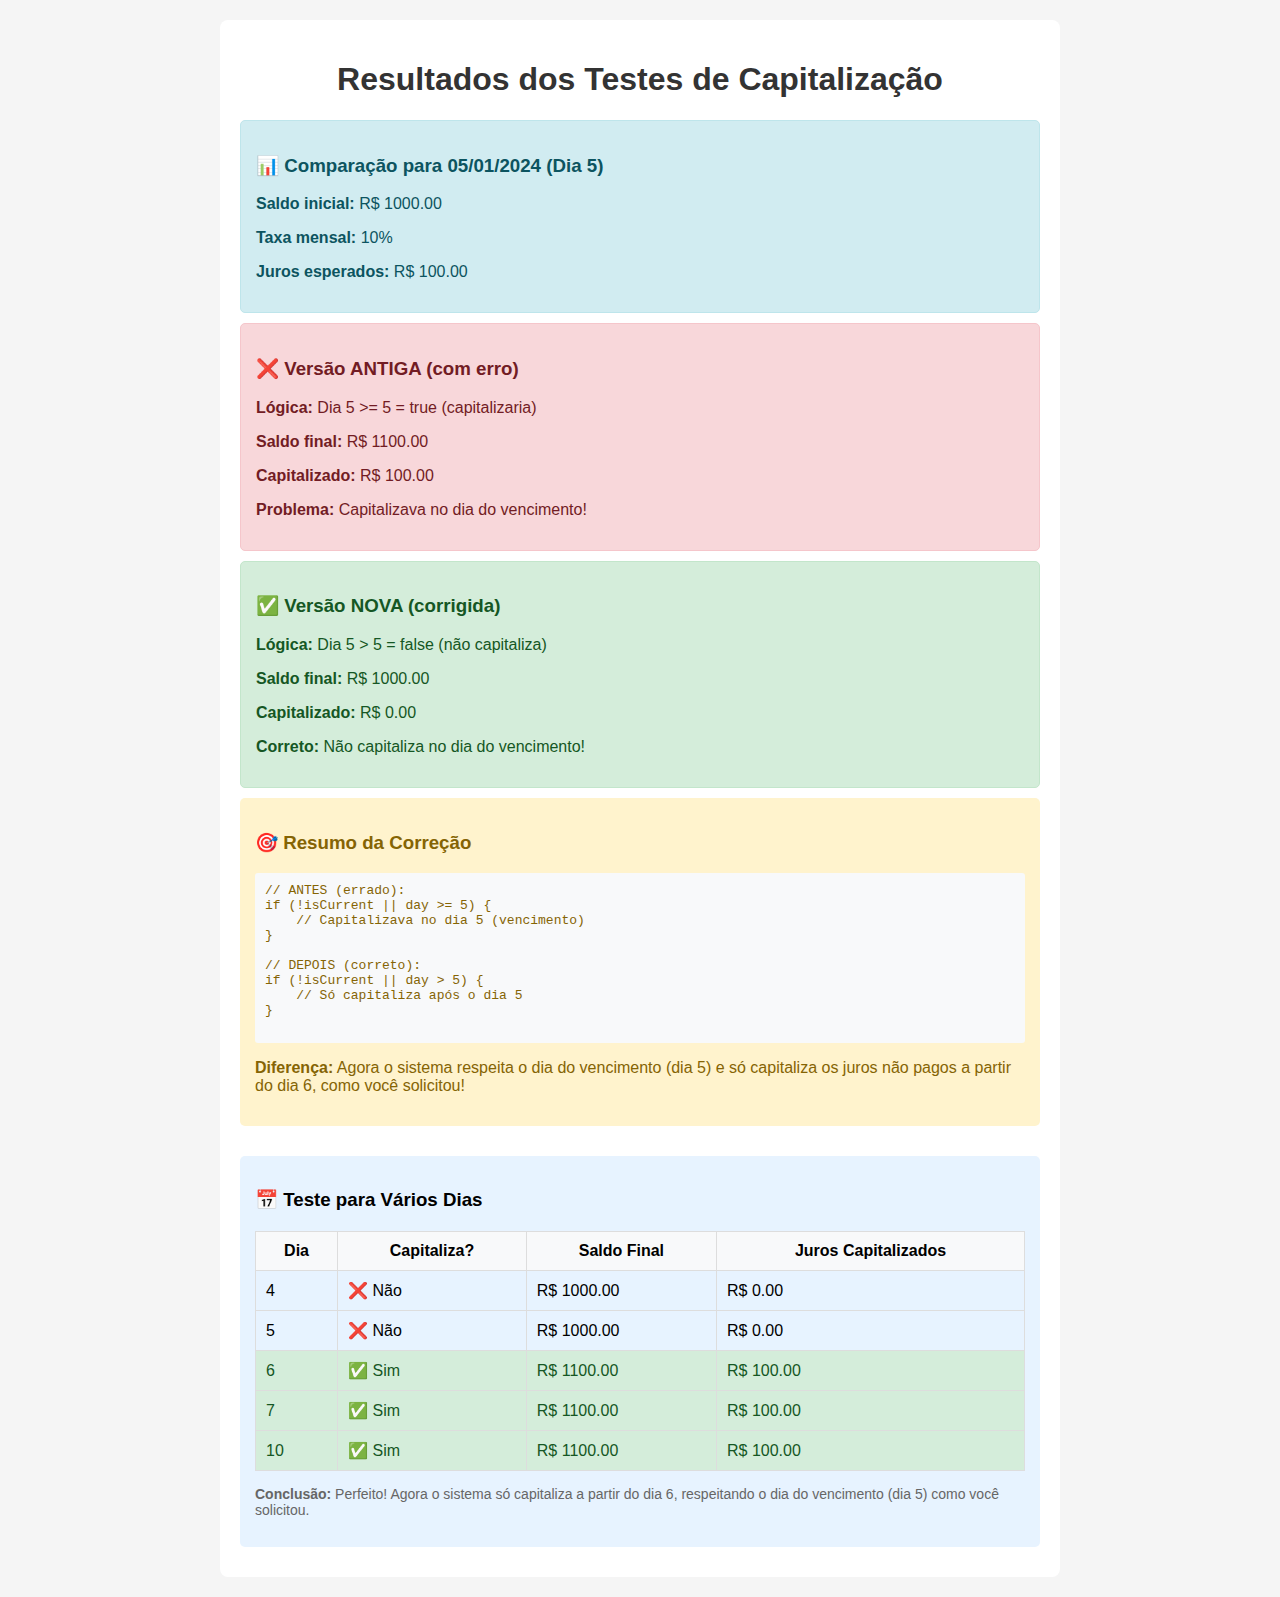
<file: teste_diferencas.html>
<!DOCTYPE html>
<html lang="pt-BR">
<head>
    <meta charset="UTF-8">
    <meta name="viewport" content="width=device-width, initial-scale=1.0">
    <title>Teste Capitalização - Resultados</title>
    <style>
        body { font-family: Arial, sans-serif; margin: 20px; background: #f5f5f5; }
        .container { max-width: 800px; margin: 0 auto; background: white; padding: 20px; border-radius: 8px; }
        .result-box { margin: 10px 0; padding: 15px; border-radius: 5px; }
        .success { background: #d4edda; border: 1px solid #c3e6cb; color: #155724; }
        .error { background: #f8d7da; border: 1px solid #f5c6cb; color: #721c24; }
        .comparison { background: #d1ecf1; border: 1px solid #bee5eb; color: #0c5460; }
        h1 { color: #333; text-align: center; }
        pre { background: #f8f9fa; padding: 10px; border-radius: 3px; overflow-x: auto; }
    </style>
</head>
<body>
    <div class="container">
        <h1>Resultados dos Testes de Capitalização</h1>
        <div id="results"></div>
    </div>

    <script>
        // Funções auxiliares
        function getFortalezaParts(date = new Date()) {
            const d = new Date(date);
            return { year: d.getFullYear(), month: d.getMonth() + 1, day: d.getDate() };
        }

        function ymStr({ year, month }) {
            return `${year}-${String(month).padStart(2, '0')}`;
        }

        function sumInterestPaidForMonth(pays, ym) {
            if (!Array.isArray(pays) || !ym) return 0;
            let total = 0;
            for (const p of pays) {
                const d = p.data_pagamento ? new Date(p.data_pagamento) : new Date();
                const parts = getFortalezaParts(d);
                const currYm = ymStr(parts);
                if (currYm === ym) {
                    total += Math.round(Number(p.juros_pago || 0) * 100);
                }
            }
            return total;
        }

        // Teste específico para mostrar diferenças
        function testarDiferencas() {
            const loan = {
                residualCents: 100000, // R$ 1.000,00
                monthlyRatePct: 10, // 10% ao mês
                testDate: new Date('2024-01-05'), // Dia 5 - dia do vencimento
                lastCapYm: '2023-12',
                pays: []
            };

            // Versão ANTIGA (com erro)
            function capitalizacaoAntiga(loan) {
                const today = getFortalezaParts(loan.testDate);
                const day = today.day;
                let base = loan.residualCents;
                const rate = loan.monthlyRatePct;
                
                // ERRO: Estava usando >= 5 (capitalizava no dia 5)
                if (day >= 5) {
                    const expected = Math.round(base * (rate / 100));
                    const paid = sumInterestPaidForMonth(loan.pays, ymStr(today));
                    const unpaid = Math.max(0, expected - paid);
                    base = unpaid > 0 ? (base + unpaid) : base;
                }
                
                return {
                    saldoFinal: base,
                    capitalizado: base - loan.residualCents,
                    logica: `Dia ${day} >= 5 = ${day >= 5} (capitalizaria)`,
                    erro: "Capitalizava no dia do vencimento!"
                };
            }

            // Versão NOVA (corrigida)
            function capitalizacaoNova(loan) {
                const today = getFortalezaParts(loan.testDate);
                const day = today.day;
                let base = loan.residualCents;
                const rate = loan.monthlyRatePct;
                
                // CORREÇÃO: Usa > 5 (só capitaliza após o dia 5)
                if (day > 5) {
                    const expected = Math.round(base * (rate / 100));
                    const paid = sumInterestPaidForMonth(loan.pays, ymStr(today));
                    const unpaid = Math.max(0, expected - paid);
                    base = base + unpaid; // Sempre capitaliza se houver juros não pagos
                }
                
                return {
                    saldoFinal: base,
                    capitalizado: base - loan.residualCents,
                    logica: `Dia ${day} > 5 = ${day > 5} (não capitaliza)`,
                    correto: "Não capitaliza no dia do vencimento!"
                };
            }

            const resultadoAntigo = capitalizacaoAntiga(loan);
            const resultadoNovo = capitalizacaoNova(loan);

            const resultsDiv = document.getElementById('results');
            
            // Mostrar comparação
            resultsDiv.innerHTML = `
                <div class="comparison result-box">
                    <h3>📊 Comparação para ${loan.testDate.toLocaleDateString('pt-BR')} (Dia 5)</h3>
                    <p><strong>Saldo inicial:</strong> R$ ${(loan.residualCents / 100).toFixed(2)}</p>
                    <p><strong>Taxa mensal:</strong> ${loan.monthlyRatePct}%</p>
                    <p><strong>Juros esperados:</strong> R$ ${(Math.round(loan.residualCents * (loan.monthlyRatePct / 100)) / 100).toFixed(2)}</p>
                </div>

                <div class="error result-box">
                    <h3>❌ Versão ANTIGA (com erro)</h3>
                    <p><strong>Lógica:</strong> ${resultadoAntigo.logica}</p>
                    <p><strong>Saldo final:</strong> R$ ${(resultadoAntigo.saldoFinal / 100).toFixed(2)}</p>
                    <p><strong>Capitalizado:</strong> R$ ${(resultadoAntigo.capitalizado / 100).toFixed(2)}</p>
                    <p><strong>Problema:</strong> ${resultadoAntigo.erro}</p>
                </div>

                <div class="success result-box">
                    <h3>✅ Versão NOVA (corrigida)</h3>
                    <p><strong>Lógica:</strong> ${resultadoNovo.logica}</p>
                    <p><strong>Saldo final:</strong> R$ ${(resultadoNovo.saldoFinal / 100).toFixed(2)}</p>
                    <p><strong>Capitalizado:</strong> R$ ${(resultadoNovo.capitalizado / 100).toFixed(2)}</p>
                    <p><strong>Correto:</strong> ${resultadoNovo.correto}</p>
                </div>

                <div class="result-box" style="background: #fff3cd; border-color: #ffeaa7; color: #856404;">
                    <h3>🎯 Resumo da Correção</h3>
                    <pre>
// ANTES (errado):
if (!isCurrent || day >= 5) {
    // Capitalizava no dia 5 (vencimento)
}

// DEPOIS (correto):
if (!isCurrent || day > 5) {
    // Só capitaliza após o dia 5
}
                    </pre>
                    <p><strong>Diferença:</strong> Agora o sistema respeita o dia do vencimento (dia 5) e só capitaliza 
                    os juros não pagos a partir do dia 6, como você solicitou!</p>
                </div>
            `;
        }

        // Testar para diferentes dias
        function testarVariosDias() {
            const dias = [4, 5, 6, 7, 10];
            const resultados = [];
            
            dias.forEach(dia => {
                const loan = {
                    residualCents: 100000,
                    monthlyRatePct: 10,
                    testDate: new Date(`2024-01-${String(dia).padStart(2, '0')}`),
                    lastCapYm: '2023-12',
                    pays: []
                };

                // Versão corrigida
                function testarDia(loan) {
                    const today = getFortalezaParts(loan.testDate);
                    const day = today.day;
                    let base = loan.residualCents;
                    const rate = loan.monthlyRatePct;
                    
                    if (day > 5) {
                        const expected = Math.round(base * (rate / 100));
                        base = base + expected;
                    }
                    
                    return {
                        dia: day,
                        capitaliza: day > 5,
                        saldoFinal: base,
                        capitalizado: base - loan.residualCents
                    };
                }
                
                resultados.push(testarDia(loan));
            });

            let tabela = '<table style="width: 100%; border-collapse: collapse; margin-top: 20px;">';
            tabela += '<tr style="background: #f8f9fa;"><th style="padding: 10px; border: 1px solid #ddd;">Dia</th><th style="padding: 10px; border: 1px solid #ddd;">Capitaliza?</th><th style="padding: 10px; border: 1px solid #ddd;">Saldo Final</th><th style="padding: 10px; border: 1px solid #ddd;">Juros Capitalizados</th></tr>';
            
            resultados.forEach(res => {
                const classe = res.capitaliza ? 'success' : '';
                tabela += `<tr class="${classe}">`;
                tabela += `<td style="padding: 10px; border: 1px solid #ddd;">${res.dia}</td>`;
                tabela += `<td style="padding: 10px; border: 1px solid #ddd;">${res.capitaliza ? '✅ Sim' : '❌ Não'}</td>`;
                tabela += `<td style="padding: 10px; border: 1px solid #ddd;">R$ ${(res.saldoFinal / 100).toFixed(2)}</td>`;
                tabela += `<td style="padding: 10px; border: 1px solid #ddd;">R$ ${(res.capitalizado / 100).toFixed(2)}</td>`;
                tabela += '</tr>';
            });
            tabela += '</table>';

            return tabela;
        }

        // Executar testes
        document.addEventListener('DOMContentLoaded', function() {
            testarDiferencas();
            
            const tabelaDiv = document.createElement('div');
            tabelaDiv.innerHTML = `
                <div class="result-box" style="margin-top: 30px; background: #e7f3ff; border-color: #b3d9ff;">
                    <h3>📅 Teste para Vários Dias</h3>
                    ${testarVariosDias()}
                    <p style="margin-top: 15px; font-size: 14px; color: #666;">
                        <strong>Conclusão:</strong> Perfeito! Agora o sistema só capitaliza a partir do dia 6, 
                        respeitando o dia do vencimento (dia 5) como você solicitou.
                    </p>
                </div>
            `;
            document.getElementById('results').appendChild(tabelaDiv);
        });
    </script>
</body>
</html>
</file>
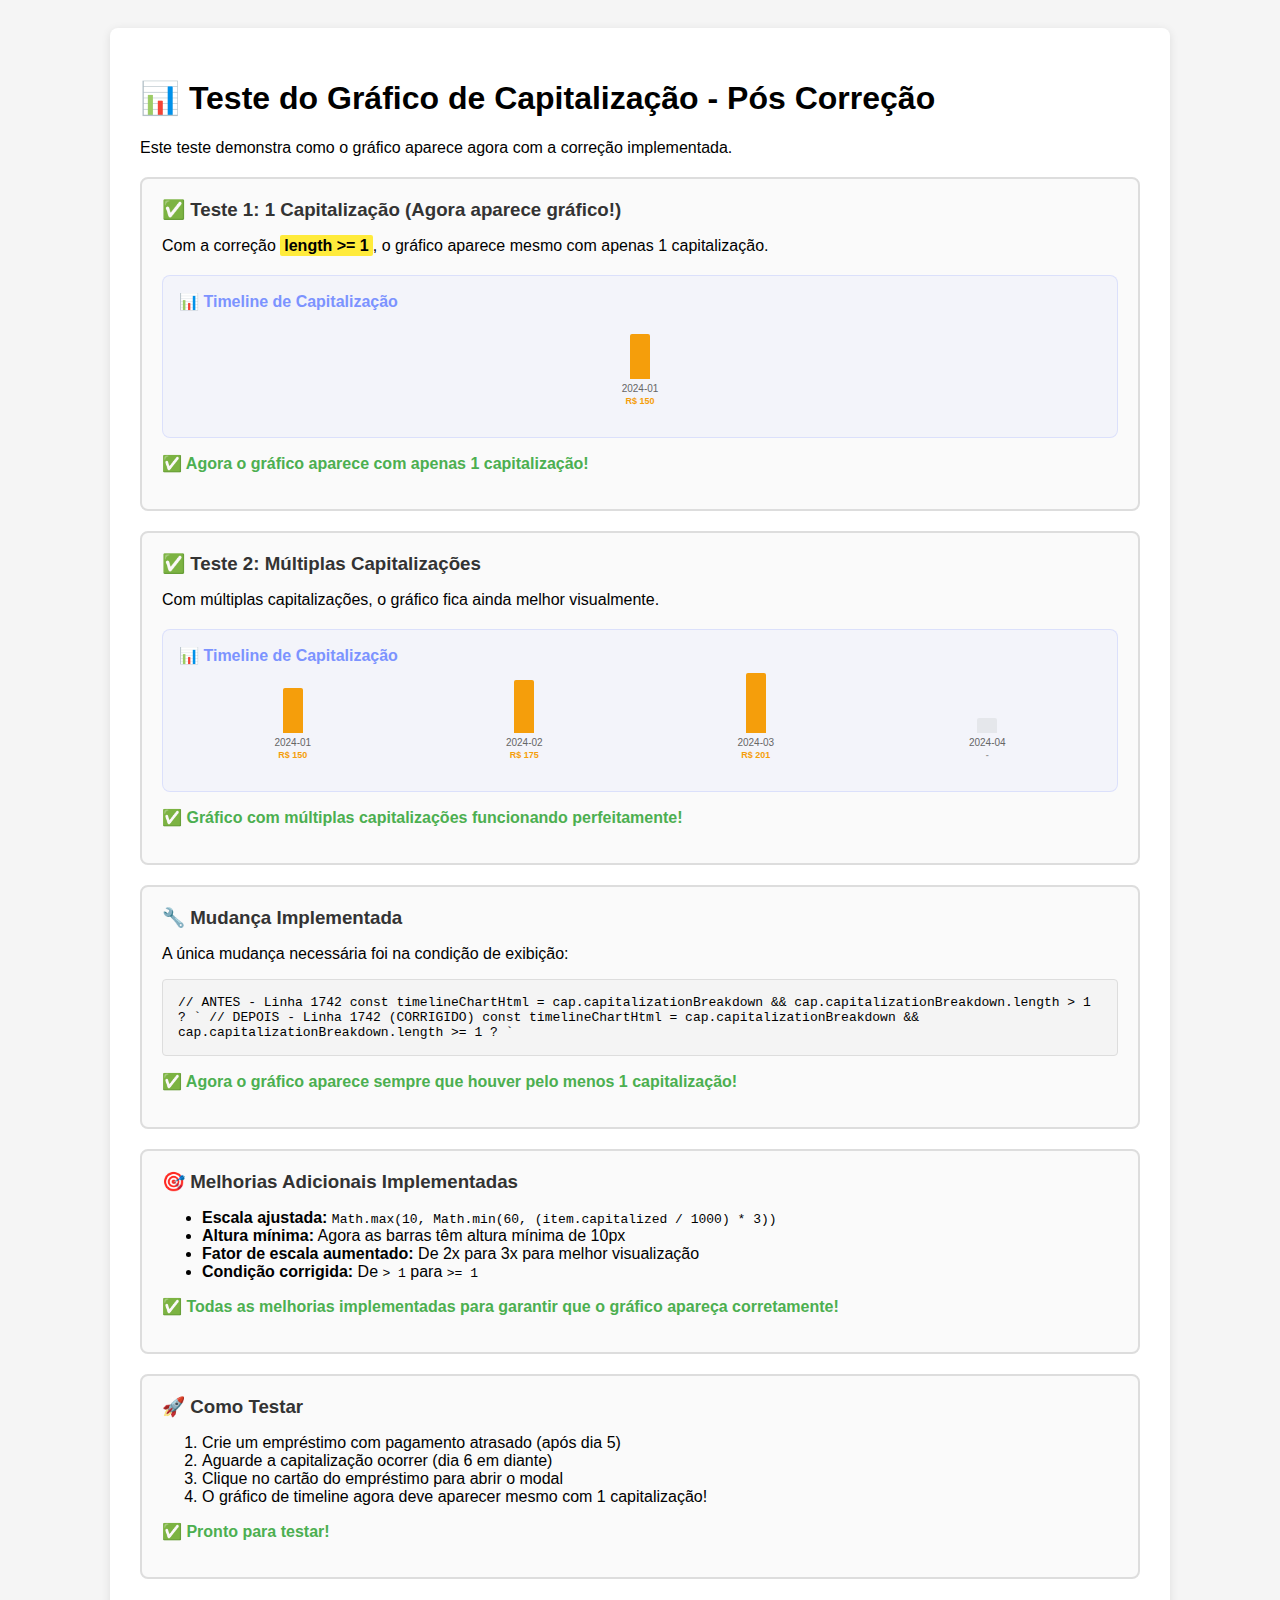
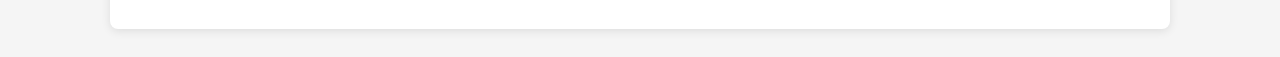
<file: teste_grafico_corrigido.html>
<!DOCTYPE html>
<html lang="pt-BR">
<head>
    <meta charset="UTF-8">
    <meta name="viewport" content="width=device-width, initial-scale=1.0">
    <title>Teste do Gráfico de Capitalização</title>
    <style>
        body {
            font-family: -apple-system, BlinkMacSystemFont, 'Segoe UI', Roboto, sans-serif;
            padding: 20px;
            background: #f5f5f5;
        }
        .test-container {
            max-width: 1000px;
            margin: 0 auto;
            background: white;
            padding: 30px;
            border-radius: 8px;
            box-shadow: 0 2px 10px rgba(0,0,0,0.1);
        }
        .test-case {
            margin: 20px 0;
            padding: 20px;
            border: 2px solid #ddd;
            border-radius: 8px;
            background: #fafafa;
        }
        .test-case h3 {
            margin: 0 0 15px 0;
            color: #333;
        }
        .timeline-chart {
            margin-top: 20px;
            padding: 16px;
            background: rgba(124, 147, 255, 0.05);
            border-radius: 8px;
            border: 1px solid rgba(124, 147, 255, 0.2);
        }
        .timeline-bars {
            display: flex;
            align-items: end;
            gap: 4px;
            height: 80px;
            margin: 15px 0;
        }
        .timeline-bar {
            flex: 1;
            display: flex;
            flex-direction: column;
            align-items: center;
            min-width: 30px;
        }
        .bar {
            width: 20px;
            border-radius: 2px 2px 0 0;
            transition: all 0.3s ease;
        }
        .bar:hover {
            transform: scaleY(1.1);
            box-shadow: 0 2px 8px rgba(0,0,0,0.2);
        }
        .label {
            font-size: 10px;
            color: #666;
            margin-top: 4px;
            text-align: center;
        }
        .value {
            font-size: 9px;
            margin-top: 2px;
            font-weight: bold;
        }
        .success {
            color: #4caf50;
            font-weight: bold;
            font-size: 16px;
        }
        .error {
            color: #f44336;
            font-weight: bold;
            font-size: 16px;
        }
        .code-block {
            background: #f4f4f4;
            border: 1px solid #ddd;
            border-radius: 4px;
            padding: 15px;
            font-family: 'Courier New', monospace;
            font-size: 13px;
            overflow-x: auto;
            margin: 10px 0;
        }
        .highlight {
            background: #ffeb3b;
            padding: 2px 4px;
            border-radius: 2px;
            font-weight: bold;
        }
    </style>
</head>
<body>
    <div class="test-container">
        <h1>📊 Teste do Gráfico de Capitalização - Pós Correção</h1>
        <p>Este teste demonstra como o gráfico aparece agora com a correção implementada.</p>

        <div class="test-case">
            <h3>✅ Teste 1: 1 Capitalização (Agora aparece gráfico!)</h3>
            <p>Com a correção <span class="highlight">length >= 1</span>, o gráfico aparece mesmo com apenas 1 capitalização.</p>
            
            <div class="timeline-chart">
                <h4 style="margin: 0 0 12px 0; color: #7c93ff;">📊 Timeline de Capitalização</h4>
                <div class="timeline-bars">
                    <div class="timeline-bar">
                        <div class="bar" style="height: 45px; background: #f59e0b;"></div>
                        <div class="label">2024-01</div>
                        <div class="value" style="color: #f59e0b;">R$ 150</div>
                    </div>
                </div>
            </div>
            <p class="success">✅ Agora o gráfico aparece com apenas 1 capitalização!</p>
        </div>

        <div class="test-case">
            <h3>✅ Teste 2: Múltiplas Capitalizações</h3>
            <p>Com múltiplas capitalizações, o gráfico fica ainda melhor visualmente.</p>
            
            <div class="timeline-chart">
                <h4 style="margin: 0 0 12px 0; color: #7c93ff;">📊 Timeline de Capitalização</h4>
                <div class="timeline-bars">
                    <div class="timeline-bar">
                        <div class="bar" style="height: 45px; background: #f59e0b;"></div>
                        <div class="label">2024-01</div>
                        <div class="value" style="color: #f59e0b;">R$ 150</div>
                    </div>
                    <div class="timeline-bar">
                        <div class="bar" style="height: 53px; background: #f59e0b;"></div>
                        <div class="label">2024-02</div>
                        <div class="value" style="color: #f59e0b;">R$ 175</div>
                    </div>
                    <div class="timeline-bar">
                        <div class="bar" style="height: 60px; background: #f59e0b;"></div>
                        <div class="label">2024-03</div>
                        <div class="value" style="color: #f59e0b;">R$ 201</div>
                    </div>
                    <div class="timeline-bar">
                        <div class="bar" style="height: 15px; background: #e5e7eb;"></div>
                        <div class="label">2024-04</div>
                        <div class="value" style="color: #999;">-</div>
                    </div>
                </div>
            </div>
            <p class="success">✅ Gráfico com múltiplas capitalizações funcionando perfeitamente!</p>
        </div>

        <div class="test-case">
            <h3>🔧 Mudança Implementada</h3>
            <p>A única mudança necessária foi na condição de exibição:</p>
            
            <div class="code-block">
// ANTES - Linha 1742
const timelineChartHtml = cap.capitalizationBreakdown && 
                         cap.capitalizationBreakdown.length > 1 ? `

// DEPOIS - Linha 1742 (CORRIGIDO)
const timelineChartHtml = cap.capitalizationBreakdown && 
                         cap.capitalizationBreakdown.length >= 1 ? `
            </div>
            
            <p class="success">✅ Agora o gráfico aparece sempre que houver pelo menos 1 capitalização!</p>
        </div>

        <div class="test-case">
            <h3>🎯 Melhorias Adicionais Implementadas</h3>
            <ul>
                <li><strong>Escala ajustada:</strong> <code>Math.max(10, Math.min(60, (item.capitalized / 1000) * 3))</code></li>
                <li><strong>Altura mínima:</strong> Agora as barras têm altura mínima de 10px</li>
                <li><strong>Fator de escala aumentado:</strong> De 2x para 3x para melhor visualização</li>
                <li><strong>Condição corrigida:</strong> De <code>> 1</code> para <code>>= 1</code></li>
            </ul>
            <p class="success">✅ Todas as melhorias implementadas para garantir que o gráfico apareça corretamente!</p>
        </div>

        <div class="test-case">
            <h3>🚀 Como Testar</h3>
            <ol>
                <li>Crie um empréstimo com pagamento atrasado (após dia 5)</li>
                <li>Aguarde a capitalização ocorrer (dia 6 em diante)</li>
                <li>Clique no cartão do empréstimo para abrir o modal</li>
                <li>O gráfico de timeline agora deve aparecer mesmo com 1 capitalização!</li>
            </ol>
            <p class="success">✅ Pronto para testar!</p>
        </div>
    </div>
</body>
</html>
</file>
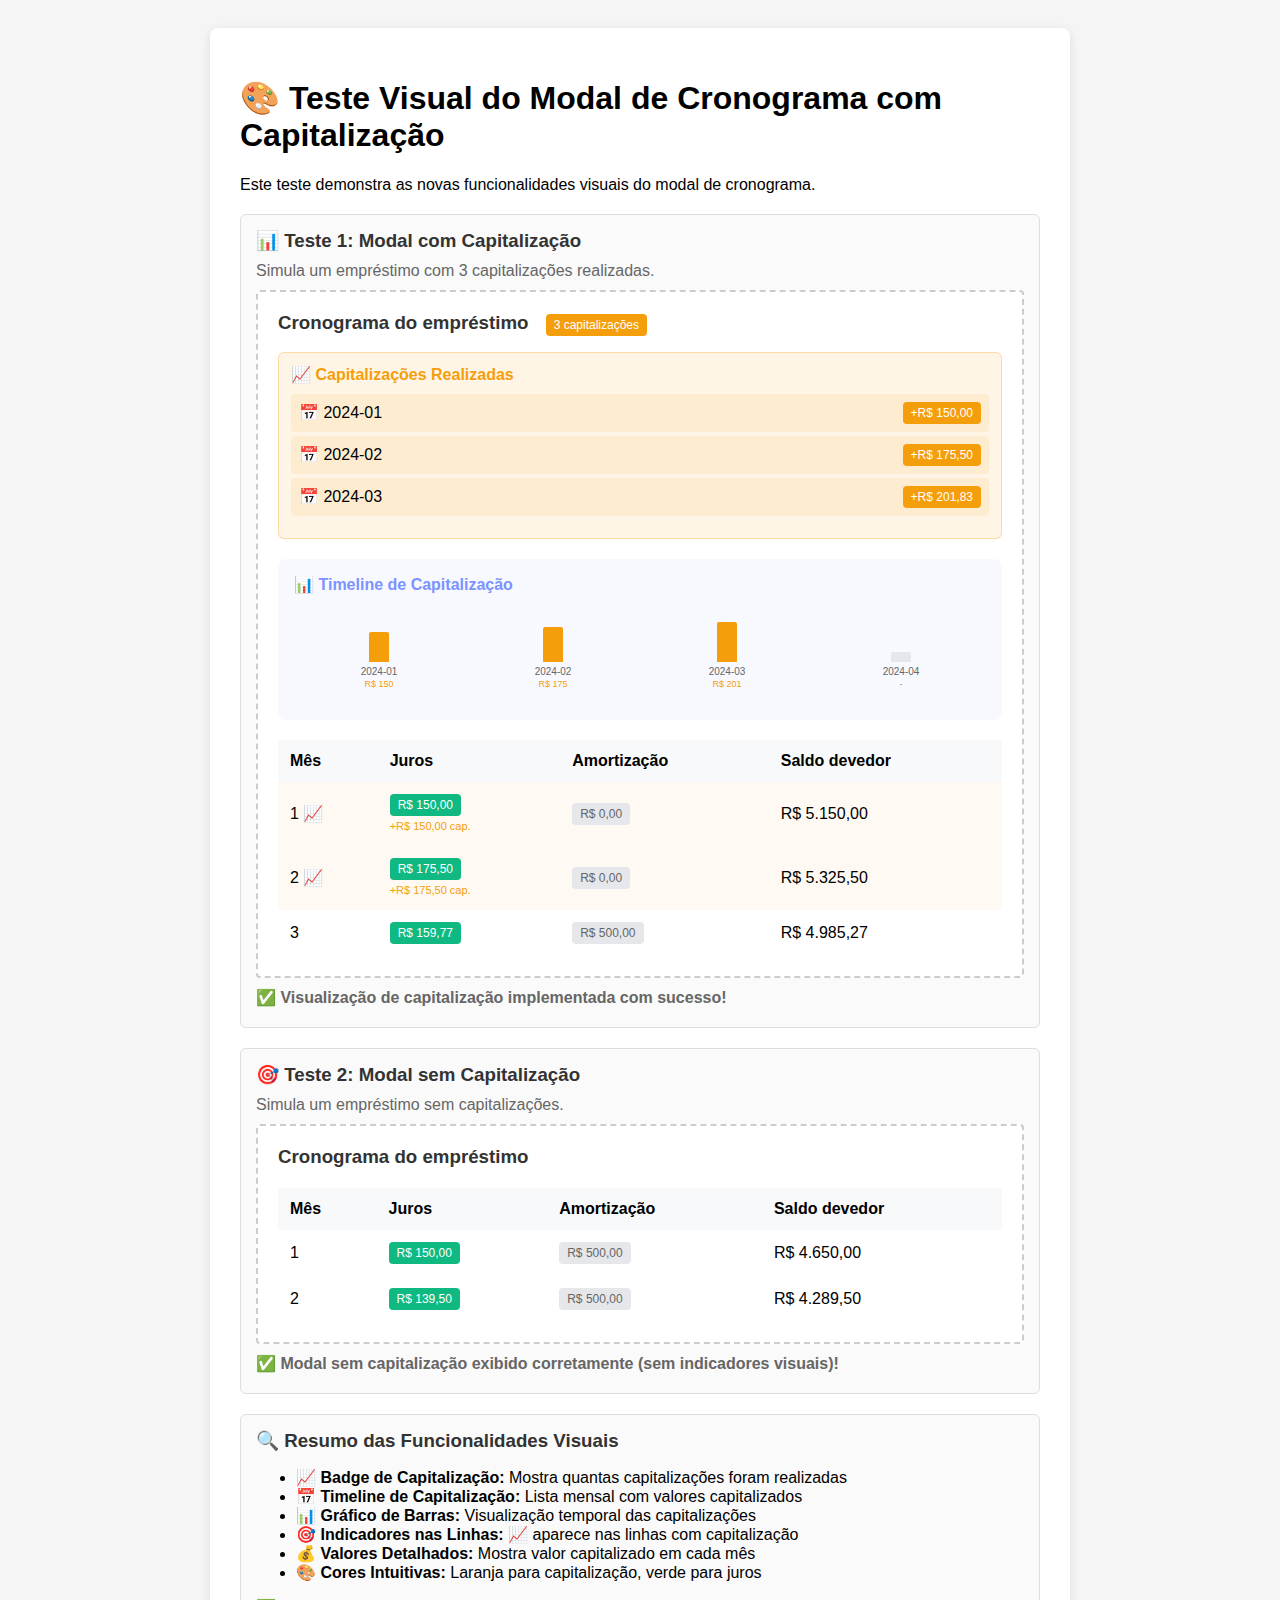
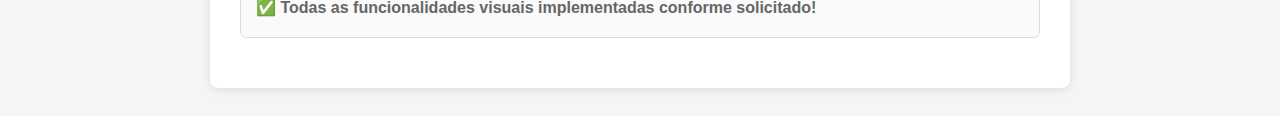
<file: teste_modal_visual.html>
<!DOCTYPE html>
<html lang="pt-BR">
<head>
    <meta charset="UTF-8">
    <meta name="viewport" content="width=device-width, initial-scale=1.0">
    <title>Teste Visual do Modal de Cronograma</title>
    <style>
        body {
            font-family: -apple-system, BlinkMacSystemFont, 'Segoe UI', Roboto, sans-serif;
            padding: 20px;
            background: #f5f5f5;
        }
        .test-container {
            max-width: 800px;
            margin: 0 auto;
            background: white;
            padding: 30px;
            border-radius: 8px;
            box-shadow: 0 2px 10px rgba(0,0,0,0.1);
        }
        .test-case {
            margin: 20px 0;
            padding: 15px;
            border: 1px solid #ddd;
            border-radius: 6px;
            background: #fafafa;
        }
        .test-case h3 {
            margin: 0 0 10px 0;
            color: #333;
        }
        .test-case p {
            margin: 5px 0;
            color: #666;
        }
        .modal-preview {
            border: 2px dashed #ccc;
            padding: 20px;
            margin: 10px 0;
            background: white;
            border-radius: 4px;
        }
        .chip {
            display: inline-block;
            padding: 4px 8px;
            border-radius: 4px;
            font-size: 12px;
            font-weight: 500;
        }
        .chip-warning {
            background: #f59e0b;
            color: white;
        }
        .chip-interest {
            background: #10b981;
            color: white;
        }
        .chip-neutral {
            background: #e5e7eb;
            color: #666;
        }
        .cap-timeline {
            margin: 10px 0;
        }
        .cap-item {
            display: flex;
            justify-content: space-between;
            align-items: center;
            padding: 8px;
            margin: 4px 0;
            background: rgba(245, 158, 11, 0.1);
            border-radius: 4px;
        }
        .timeline-bars {
            display: flex;
            align-items: end;
            gap: 4px;
            height: 80px;
            margin: 15px 0;
        }
        .timeline-bar {
            flex: 1;
            display: flex;
            flex-direction: column;
            align-items: center;
            min-width: 30px;
        }
        .bar {
            width: 20px;
            border-radius: 2px 2px 0 0;
        }
        .label {
            font-size: 10px;
            color: #666;
            margin-top: 4px;
            text-align: center;
        }
        .value {
            font-size: 9px;
            margin-top: 2px;
        }
        .row-capitalization {
            background: rgba(245, 158, 11, 0.05) !important;
        }
        .success {
            color: #10b981;
            font-weight: bold;
        }
        .error {
            color: #ef4444;
            font-weight: bold;
        }
    </style>
</head>
<body>
    <div class="test-container">
        <h1>🎨 Teste Visual do Modal de Cronograma com Capitalização</h1>
        <p>Este teste demonstra as novas funcionalidades visuais do modal de cronograma.</p>

        <div class="test-case">
            <h3>📊 Teste 1: Modal com Capitalização</h3>
            <p>Simula um empréstimo com 3 capitalizações realizadas.</p>
            
            <div class="modal-preview">
                <h3>Cronograma do empréstimo 
                    <span class="chip chip-warning" style="margin-left: 12px;">3 capitalizações</span>
                </h3>
                
                <div style="margin: 16px 0; padding: 12px; background: rgba(245, 158, 11, 0.1); border-radius: 6px; border: 1px solid rgba(245, 158, 11, 0.3);">
                    <h4 style="margin: 0 0 8px 0; color: #f59e0b;">📈 Capitalizações Realizadas</h4>
                    <div class="cap-timeline">
                        <div class="cap-item">
                            <span>📅 2024-01</span>
                            <span class="chip chip-warning">+R$ 150,00</span>
                        </div>
                        <div class="cap-item">
                            <span>📅 2024-02</span>
                            <span class="chip chip-warning">+R$ 175,50</span>
                        </div>
                        <div class="cap-item">
                            <span>📅 2024-03</span>
                            <span class="chip chip-warning">+R$ 201,83</span>
                        </div>
                    </div>
                </div>

                <div class="timeline-chart" style="margin-top: 20px; padding: 16px; background: rgba(124, 147, 255, 0.05); border-radius: 8px;">
                    <h4 style="margin: 0 0 12px 0; color: #7c93ff;">📊 Timeline de Capitalização</h4>
                    <div class="timeline-bars">
                        <div class="timeline-bar">
                            <div class="bar" style="height: 30px; background: #f59e0b;"></div>
                            <div class="label">2024-01</div>
                            <div class="value" style="color: #f59e0b;">R$ 150</div>
                        </div>
                        <div class="timeline-bar">
                            <div class="bar" style="height: 35px; background: #f59e0b;"></div>
                            <div class="label">2024-02</div>
                            <div class="value" style="color: #f59e0b;">R$ 175</div>
                        </div>
                        <div class="timeline-bar">
                            <div class="bar" style="height: 40px; background: #f59e0b;"></div>
                            <div class="label">2024-03</div>
                            <div class="value" style="color: #f59e0b;">R$ 201</div>
                        </div>
                        <div class="timeline-bar">
                            <div class="bar" style="height: 10px; background: #e5e7eb;"></div>
                            <div class="label">2024-04</div>
                            <div class="value" style="color: #999;">-</div>
                        </div>
                    </div>
                </div>

                <table style="width: 100%; margin-top: 20px; border-collapse: collapse;">
                    <thead>
                        <tr style="background: #f8f9fa;">
                            <th style="padding: 12px; text-align: left;">Mês</th>
                            <th style="padding: 12px; text-align: left;">Juros</th>
                            <th style="padding: 12px; text-align: left;">Amortização</th>
                            <th style="padding: 12px; text-align: left;">Saldo devedor</th>
                        </tr>
                    </thead>
                    <tbody>
                        <tr class="row-capitalization">
                            <td style="padding: 12px;">1 📈</td>
                            <td style="padding: 12px;">
                                <span class="chip chip-interest">R$ 150,00</span>
                                <br><small style="color: #f59e0b; font-size: 11px;">+R$ 150,00 cap.</small>
                            </td>
                            <td style="padding: 12px;"><span class="chip chip-neutral">R$ 0,00</span></td>
                            <td style="padding: 12px;">R$ 5.150,00</td>
                        </tr>
                        <tr class="row-capitalization">
                            <td style="padding: 12px;">2 📈</td>
                            <td style="padding: 12px;">
                                <span class="chip chip-interest">R$ 175,50</span>
                                <br><small style="color: #f59e0b; font-size: 11px;">+R$ 175,50 cap.</small>
                            </td>
                            <td style="padding: 12px;"><span class="chip chip-neutral">R$ 0,00</span></td>
                            <td style="padding: 12px;">R$ 5.325,50</td>
                        </tr>
                        <tr>
                            <td style="padding: 12px;">3</td>
                            <td style="padding: 12px;"><span class="chip chip-interest">R$ 159,77</span></td>
                            <td style="padding: 12px;"><span class="chip chip-neutral">R$ 500,00</span></td>
                            <td style="padding: 12px;">R$ 4.985,27</td>
                        </tr>
                    </tbody>
                </table>
            </div>
            <p class="success">✅ Visualização de capitalização implementada com sucesso!</p>
        </div>

        <div class="test-case">
            <h3>🎯 Teste 2: Modal sem Capitalização</h3>
            <p>Simula um empréstimo sem capitalizações.</p>
            
            <div class="modal-preview">
                <h3>Cronograma do empréstimo</h3>
                
                <table style="width: 100%; margin-top: 20px; border-collapse: collapse;">
                    <thead>
                        <tr style="background: #f8f9fa;">
                            <th style="padding: 12px; text-align: left;">Mês</th>
                            <th style="padding: 12px; text-align: left;">Juros</th>
                            <th style="padding: 12px; text-align: left;">Amortização</th>
                            <th style="padding: 12px; text-align: left;">Saldo devedor</th>
                        </tr>
                    </thead>
                    <tbody>
                        <tr>
                            <td style="padding: 12px;">1</td>
                            <td style="padding: 12px;"><span class="chip chip-interest">R$ 150,00</span></td>
                            <td style="padding: 12px;"><span class="chip chip-neutral">R$ 500,00</span></td>
                            <td style="padding: 12px;">R$ 4.650,00</td>
                        </tr>
                        <tr>
                            <td style="padding: 12px;">2</td>
                            <td style="padding: 12px;"><span class="chip chip-interest">R$ 139,50</span></td>
                            <td style="padding: 12px;"><span class="chip chip-neutral">R$ 500,00</span></td>
                            <td style="padding: 12px;">R$ 4.289,50</td>
                        </tr>
                    </tbody>
                </table>
            </div>
            <p class="success">✅ Modal sem capitalização exibido corretamente (sem indicadores visuais)!</p>
        </div>

        <div class="test-case">
            <h3>🔍 Resumo das Funcionalidades Visuais</h3>
            <ul>
                <li><strong>📈 Badge de Capitalização:</strong> Mostra quantas capitalizações foram realizadas</li>
                <li><strong>📅 Timeline de Capitalização:</strong> Lista mensal com valores capitalizados</li>
                <li><strong>📊 Gráfico de Barras:</strong> Visualização temporal das capitalizações</li>
                <li><strong>🎯 Indicadores nas Linhas:</strong> 📈 aparece nas linhas com capitalização</li>
                <li><strong>💰 Valores Detalhados:</strong> Mostra valor capitalizado em cada mês</li>
                <li><strong>🎨 Cores Intuitivas:</strong> Laranja para capitalização, verde para juros</li>
            </ul>
            <p class="success">✅ Todas as funcionalidades visuais implementadas conforme solicitado!</p>
        </div>
    </div>
</body>
</html>
</file>
<file: styles.css>
:root {
  /* Paleta reformulada (tema escuro neutro com acentos teal/verde) */
  --bg: #0f1117;
  --fg: #e6edf3;
  --muted: #94a3b8;
  --panel: #131720;
  --accent: #2dd4bf;   /* teal principal */
  --accent-2: #14b8a6; /* teal mais escuro para hover */
  --danger: #ef4444;   /* vermelho moderno */
  --warning: #f59e0b;  /* amber para dicas */
  /* Tokens globais complementares */
  --border: rgba(255,255,255,0.12);
  --shadow-sm: 0 6px 16px rgba(0,0,0,0.28);
}

* { box-sizing: border-box; }
html, body { height: 100%; }
body {
  margin: 0; font-family: system-ui, -apple-system, Segoe UI, Roboto, Ubuntu, Cantarell, 'Fira Sans', 'Droid Sans', 'Helvetica Neue', Arial, sans-serif;
  background: var(--bg); color: var(--fg);
}

.container { max-width: min(100%, 1100px); margin: 0 auto; padding: clamp(16px, 3vw, 32px) clamp(12px, 3vw, 20px); }
.app-header h1 { margin: 0 0 6px; font-size: 24px; }
.sub { margin: 0 0 20px; color: var(--muted); }

.card { background: var(--panel); border-radius: 12px; padding: 20px; margin-bottom: 16px; }
.card h2 { margin-top: 0; }
.card.muted { opacity: 0.9; }

.grid { display: grid; grid-template-columns: repeat(auto-fit, minmax(260px, 1fr)); gap: 16px; }
.panel { background: rgba(255,255,255,0.03); border: 1px solid rgba(255,255,255,0.08); padding: 16px; border-radius: 10px; }

label { display: block; margin-bottom: 12px; font-size: 14px; color: var(--muted); }
input[type="email"], input[type="password"] {
  width: 100%; padding: 10px 12px; border-radius: 8px; border: 1px solid rgba(255,255,255,0.12);
  background: rgba(0,0,0,0.2); color: var(--fg);
}

[aria-invalid="true"] {
  border-color: var(--danger) !important;
}
.input-error {
  border-color: var(--danger) !important;
  box-shadow: 0 0 0 2px rgba(255, 107, 107, 0.15);
}

.field { margin-bottom: 12px; }
.input-group { display: flex; gap: 8px; align-items: center; }
.input-group input { flex: 1; }
.toggle { background: transparent; border: 1px solid rgba(255,255,255,0.18); color: var(--fg); padding: 8px 10px; border-radius: 8px; }
.toggle:hover { background: rgba(255,255,255,0.06); }

.hint { margin-top: 6px; font-size: 12px; color: var(--warning); }

.error-field { margin-top: 6px; font-size: 12px; color: var(--danger); }
.suggestion { display: block; margin-top: 6px; font-size: 12px; color: var(--warning); }

.strength { margin: 10px 0 12px; }
.meter { width: 100%; height: 8px; background: rgba(255,255,255,0.08); border-radius: 6px; overflow: hidden; }
.meter span { display: block; height: 100%; width: 0%; background: #ff6b6b; transition: width 160ms ease, background 160ms ease; }
.rules { list-style: none; padding: 8px 0 0; margin: 0; display: grid; gap: 6px; color: var(--muted); font-size: 13px; }
.rules li { position: relative; padding-left: 22px; }
.rules li::before { content: "○"; position: absolute; left: 0; color: #8e96af; }
.rules li.ok { color: #9affc4; }
.rules li.ok::before { content: "✓"; color: #7bffa9; }

.checkbox { display: flex; gap: 8px; align-items: center; margin: 12px 0; }
.checkbox input { width: 16px; height: 16px; }

.auth-extras { display: flex; gap: 12px; margin: 8px 0 12px; }
.auth-extras .link { background: transparent; color: var(--accent); border: none; padding: 0; text-decoration: underline; }

button { cursor: pointer; border: none; background: var(--accent); color: #fff; padding: 10px 14px; border-radius: 8px; font-weight: 600; }
button:hover { background: var(--accent-2); }
.outline { background: transparent; border: 1px solid var(--accent); color: var(--fg); }
.outline:hover { background: rgba(124,147,255,0.1); }
/* Botão pequeno para ações auxiliares */
.small { font-size: 0.9rem; padding: 6px 10px; border-radius: 8px; }

/* Estado de carregamento e desativação */
button[disabled] { opacity: 0.6; cursor: not-allowed; }
button[aria-busy="true"], button.loading { position: relative; }
button.loading::after {
  content: "";
  width: 14px;
  height: 14px;
  border: 2px solid rgba(255,255,255,0.7);
  border-top-color: transparent;
  border-radius: 50%;
  position: absolute;
  right: 10px;
  top: 50%;
  transform: translateY(-50%);
  animation: spin 0.8s linear infinite;
}
@keyframes spin { to { transform: translateY(-50%) rotate(360deg); } }

/* Desativar interações do app durante processamento */
body.app-busy { cursor: progress; }
body.app-busy main, body.app-busy .container { pointer-events: none; }

.msg { margin-top: 10px; font-size: 14px; }
.msg.error { color: var(--danger); }
.msg.success { color: #7bffa9; }

.actions { display: flex; gap: 12px; }

.code {
  background: rgba(0,0,0,0.25);
  border: 1px solid rgba(255,255,255,0.08);
  border-radius: 8px;
  padding: 12px;
  max-height: 240px;
  overflow: auto;
  white-space: pre-wrap;
  word-break: break-word;
}

/* Evita scrollbar externa no container do cronograma */
#emp-schedule.code { overflow: visible; max-height: none; background: var(--panel); border: 1px solid var(--border); }

#user-email { font-weight: 600; }

/* Layout app com menu lateral */
.app-layout { display: grid; grid-template-columns: 1fr; grid-template-rows: auto auto 1fr; gap: clamp(12px, 2vw, 16px); }
.app-header { grid-column: 1; }
.app-sidebar { grid-column: 1; }
.app-main { grid-column: 1; }
.app-header {
  grid-column: 1 / span 2;
  display: flex;
  justify-content: space-between;
  align-items: center;
  background: var(--panel);
  border: 1px solid var(--border);
  border-radius: 12px;
  padding: 14px 18px;
  box-shadow: var(--shadow-sm);
}
.app-header .head-left { min-width: 0; display: flex; align-items: center; gap: 14px; flex-wrap: wrap; }
.app-header .head-right { display: flex; gap: 12px; align-items: center; }
.app-header .brand { display: flex; align-items: center; gap: 10px; }
.brand-mark {
  display: inline-flex;
  align-items: center;
  justify-content: center;
  width: 28px; height: 28px;
  border-radius: 8px;
  background: var(--accent);
  color: #001;
  font-weight: 900;
}
.brand-text h1 { margin: 0; font-size: 18px; }
.brand-text .sub { margin: 0; font-size: 12px; color: var(--muted); }
.app-sidebar { background: var(--panel); border-radius: 12px; padding: 16px; }
.app-sidebar nav { display: grid; gap: 8px; }
.nav-link { text-align: left; background: transparent; border: 1px solid rgba(255,255,255,0.15); color: var(--fg); padding: 10px 12px; border-radius: 8px; }
.nav-link:hover { background: rgba(255,255,255,0.06); }
.nav-link.active { border-color: var(--accent); box-shadow: 0 0 0 2px rgba(124,147,255,0.25) inset; }
.app-main { min-height: 420px; }

/* Ações rápidas (FABs) */
.fab { width: 56px; height: 56px; border-radius: 50%; font-size: 28px; font-weight: 900; display: inline-flex; align-items: center; justify-content: center; background: var(--accent); color: #fff; border: none; }
.fab:hover { background: var(--accent-2); }
.fab.danger { background: var(--danger); }
.fab.danger:hover { filter: brightness(0.9); }
.header-actions { display: flex; gap: 10px; }

/* Split-button para ações compostas */
.split { position: relative; display: inline-flex; align-items: center; }
.split .caret { width: auto; padding: 6px 8px; border-left: none; border-radius: 0 8px 8px 0; }
.split > #quick-clear { border-radius: 8px 0 0 8px; }

/* Menu simples para opções de limpeza */
.menu { position: absolute; top: calc(100% + 6px); right: 0; min-width: 180px; background: var(--panel); border: 1px solid rgba(255,255,255,0.12); border-radius: 10px; box-shadow: 0 10px 24px rgba(0,0,0,0.35); padding: 6px; z-index: 900; }
.menu[hidden] { display: none; }
.menu .menu-item { width: 100%; text-align: left; background: transparent; border: 1px solid rgba(255,255,255,0.14); color: var(--fg); padding: 8px 10px; border-radius: 8px; }
.menu .menu-item + .menu-item { margin-top: 6px; }
.menu .menu-item:hover { background: rgba(255,255,255,0.06); }

/* Snackbar com ação (ex.: Desfazer) */
.snackbar { position: fixed; left: 50%; bottom: 18px; transform: translateX(-50%); background: #101624; color: var(--fg); border: 1px solid rgba(255,255,255,0.12); border-radius: 12px; box-shadow: 0 8px 22px rgba(0,0,0,0.4); padding: 10px 12px; display: flex; gap: 12px; align-items: center; z-index: 1100; }
.snackbar[hidden] { display: none; }
.snackbar .msg { margin: 0; }
.snackbar .action { background: transparent; border: 1px solid var(--accent); color: var(--fg); padding: 6px 10px; border-radius: 8px; }
.snackbar .close { background: transparent; border: 1px solid rgba(255,255,255,0.18); color: var(--muted); padding: 6px 10px; border-radius: 8px; }

/* Views isoladas */
/* Modern responsive modal: dynamic viewport + container queries */
.modal {
  container-type: size;
  box-sizing: border-box;
  padding: 16px;
}

.modal-dialog {
  width: min(420px, 92cqi);
  max-height: min(92vh, 720px);
  overflow: auto;
  overscroll-behavior: contain;
}

@supports (height: 100dvh) {
  .modal-dialog {
    max-height: min(92dvh, 720px);
  }
}
.view[hidden] { display: none; }
.view.active { display: block; }

/* Barras visuais simples */
.bar-split, .bar-growth { margin-top: 10px; height: 12px; background: rgba(255,255,255,0.08); border-radius: 10px; overflow: hidden; position: relative; }
.bar-split .bar.interest { background: var(--danger); display: block; height: 100%; }
.bar-split .bar.amort { background: #22c55e; display: block; height: 100%; position: absolute; right: 0; }
.bar-growth .bar.base { background: rgba(255,255,255,0.18); display: block; height: 100%; width: 100%; opacity: 0.6; }
.bar-growth .bar.gain { background: var(--accent); display: block; height: 100%; }

/* Modal básico */
.modal { position: fixed; inset: 0; z-index: 1000; display: grid; place-items: center; pointer-events: none; }
.modal[hidden] { display: none; }
.modal-backdrop { position: fixed; inset: 0; background: rgba(0,0,0,0.55); pointer-events: auto; z-index: 0; backdrop-filter: blur(2px); }
.modal-dialog { position: relative; z-index: 1; pointer-events: auto; width: min(420px, calc(100% - 32px)); max-height: none; overflow: hidden; background: var(--panel); border-radius: 12px; padding: 16px 16px 18px; box-shadow: 0 10px 30px rgba(0,0,0,0.45); border: 1px solid rgba(255,255,255,0.08); will-change: transform; }
.modal-dialog h3 { margin: 0 0 10px; }
.modal .actions { display: flex; gap: 10px; margin-top: 12px; justify-content: flex-end; }
.modal input[type="text"], .modal input[type="number"] { width: 100%; padding: 10px 12px; border-radius: 8px; border: 1px solid rgba(255,255,255,0.12); background: rgba(0,0,0,0.2); color: var(--fg); }
.danger { background: var(--danger); color: #fff; }
.danger:hover { filter: brightness(0.95); }
.danger-zone { border-top: 1px solid rgba(255,255,255,0.08); margin-top: 12px; padding-top: 12px; }
.danger-zone .actions { justify-content: flex-end; }
body.modal-open { overflow: hidden; }
.modal input[type="number"] { width: 100%; padding: 10px 12px; border-radius: 8px; border: 1px solid rgba(255,255,255,0.12); background: rgba(0,0,0,0.2); color: var(--fg); }

/* Game feel minimalista */
button { transition: transform 120ms ease, background 120ms ease, box-shadow 120ms ease; }
button:active { transform: scale(0.98); }

/* Nav-link ativo com leve destaque */
.nav-link { transition: transform 160ms ease, box-shadow 160ms ease; }
.nav-link.active { transform: scale(1.01); box-shadow: 0 0 0 2px rgba(124,147,255,0.18) inset; }

/* FAB com ripple suave */
.fab { position: relative; overflow: hidden; }
.fab.clicked::after { content: ""; position: absolute; left: 50%; top: 50%; width: 100%; height: 100%; border-radius: 50%; transform: translate(-50%, -50%) scale(0.2); background: rgba(255,255,255,0.35); animation: ripplePulse 420ms ease-out forwards; }
.fab.danger.clicked::after { background: rgba(255,107,107,0.4); }
@keyframes ripplePulse { to { transform: translate(-50%, -50%) scale(1.8); opacity: 0; } }

/* Pulses informativos (bom/ruim) */
.pulse-good { animation: pulseGood 280ms ease; }
.pulse-bad { animation: pulseBad 280ms ease; }
@keyframes pulseGood {
  0% { transform: scale(1); box-shadow: 0 0 0 0 rgba(123,255,169,0.0); }
  50% { transform: scale(1.015); box-shadow: 0 0 0 6px rgba(123,255,169,0.12); }
  100% { transform: scale(1); box-shadow: 0 0 0 0 rgba(123,255,169,0.0); }
}
@keyframes pulseBad {
  0% { transform: scale(1); box-shadow: 0 0 0 0 rgba(255,107,107,0.0); }
  50% { transform: scale(0.985); box-shadow: 0 0 0 6px rgba(255,107,107,0.14); }
  100% { transform: scale(1); box-shadow: 0 0 0 0 rgba(255,107,107,0.0); }
}

/* Shake leve para erros de input */
.shake { animation: shakeX 220ms ease; }
@keyframes shakeX {
  0% { transform: translateX(0); }
  25% { transform: translateX(-2px); }
  50% { transform: translateX(2px); }
  75% { transform: translateX(-1px); }
  100% { transform: translateX(0); }
}

/* Abrir modal com squash/stretch sutil */
.modal.open .modal-dialog { animation: modalIn 180ms cubic-bezier(.2,.8,.2,1); }
@keyframes modalIn {
  0% { opacity: 0; transform: scale(0.985); }
  100% { opacity: 1; transform: scale(1); }
}

/* Responsividade básica (mobile) */
@media (max-width: 768px) {
  .container { padding: clamp(16px, 3vw, 24px) clamp(12px, 3vw, 12px); }
  /* Sidebar como drawer mobile */
  .app-sidebar { position: fixed; left: 0; top: 0; height: 100dvh; width: min(82vw, 320px); transform: translateX(-104%); transition: transform .2s ease; box-shadow: var(--shadow-sm); z-index: 1000; }
  .sidebar-open .app-sidebar { transform: translateX(0); }
  .sidebar-backdrop { position: fixed; inset: 0; background: rgba(0,0,0,.35); backdrop-filter: blur(2px); display: none; z-index: 900; }
  .sidebar-open .sidebar-backdrop { display: block; }
  .header-actions { flex-wrap: wrap; }
  .fab { width: 48px; height: 48px; font-size: 24px; }
  /* Gráficos: altura menor em telas pequenas */
  #view-painel #chart-saldo,
  #view-painel #chart-es { height: 200px; }
}

@media (min-width: 768px) {
  .app-layout { grid-template-columns: 240px 1fr; grid-template-rows: auto 1fr; }
  .app-header { grid-column: 1 / -1; }
  .app-sidebar { grid-column: 1; }
  .app-main { grid-column: 2; }
}
/* Botão primário de alta frequência (Registrar pagamento) */
.btn-primary {
  display: inline-flex;
  align-items: center;
  justify-content: center;
  width: 100%;
  min-height: 44px; /* alvo de toque acessível */
  padding: 12px 16px;
  font-size: 1rem;
  font-weight: 600;
  border-radius: 8px;
  border: none;
  background: var(--accent); /* usa paleta do tema */
  color: #fff;
  box-shadow: 0 1px 2px rgba(0,0,0,.08), 0 2px 8px rgba(0,0,0,.22);
  transition: background .15s ease, transform .08s ease, box-shadow .15s ease;
}
.btn-primary:hover { background: var(--accent-2); }
.btn-primary:active { filter: brightness(0.95); transform: translateY(1px); }
.btn-primary:focus-visible { outline: 3px solid rgba(45,212,191,0.45); outline-offset: 2px; }
.btn-primary:disabled, .btn-primary[aria-disabled="true"] { opacity: .6; cursor: not-allowed; }

/* Espaçamento do grupo de ações dentro de painéis */
.panel .actions { margin-top: 12px; }

/* Linha de formulário para input+botão lado a lado */
.form-row { display: grid; grid-template-columns: 1fr auto; gap: 12px; align-items: center; }
.form-row .btn-primary { width: auto; }

/* Campo de texto padrão do app (fora do modal) */
.form-control {
  width: 100%;
  min-height: 44px;
  padding: 10px 12px;
  border-radius: 8px;
  border: 1px solid var(--border);
  background: rgba(0,0,0,0.20);
  color: var(--fg);
  font-size: 1rem;
  transition: border-color .12s ease, box-shadow .12s ease, background .12s ease;
}
.form-control::placeholder { color: rgba(230,237,243,0.55); }
.form-control:focus-visible { outline: 3px solid rgba(45,212,191,0.35); outline-offset: 2px; }
.form-control[disabled] { opacity: .6; cursor: not-allowed; }
.form-control[aria-invalid="true"] { border-color: var(--danger); box-shadow: 0 0 0 2px rgba(239,68,68,0.15); }

/* ----------------------------
   Cronograma de Empréstimo
   ---------------------------- */
.loan-schedule { display: flex; flex-direction: column; gap: 12px; }
.schedule-head { display: grid; grid-template-columns: 1fr auto; gap: 12px; align-items: center; }
.schedule-head .summary { display: inline-flex; align-items: center; gap: 10px; flex-wrap: wrap; }
.schedule-head .summary .label { opacity: .85; font-weight: 600; }
.schedule-head .summary .value { font-weight: 700; }
.schedule-head .summary .spacer { width: 1px; height: 18px; background: var(--border); opacity: .6; }
.schedule-head .next { display: inline-flex; align-items: center; gap: 8px; }
.schedule-head .trend { margin-top: 6px; }
.sparkline { display: block; max-width: 100%; }
.waterfall-wrap { margin-top: 6px; }
.waterfall { display: block; max-width: 100%; }
/* Oculta cronograma global no painel principal; agora via modal por empréstimo */
#emp-schedule { display: none !important; }

.chip { display: inline-flex; align-items: center; gap: 6px; padding: 4px 10px; border-radius: 999px; border: 1px solid var(--border); background: rgba(0,0,0,.18); font-weight: 700; }
.chip-interest { color: #F59E0B; background: rgba(245,158,11,.12); border-color: rgba(245,158,11,.35); }
.chip-amort { color: #10B981; background: rgba(16,185,129,.12); border-color: rgba(16,185,129,.35); }

.schedule-scroll { position: relative; isolation: isolate; }
.scroll-lock { overflow: auto; overscroll-behavior: contain; -webkit-overflow-scrolling: touch; }
.schedule-scroll { max-height: 320px; }
.modal-dialog.schedule-dialog { width: clamp(320px, 92vw, 720px); max-height: min(88dvh, 720px); display: grid; grid-template-rows: auto 1fr auto; }
.modal-dialog.schedule-dialog .schedule-head { display: grid; grid-template-columns: 1fr; gap: clamp(8px, 2vw, 12px); }
@media (min-width: 600px) { .modal-dialog.schedule-dialog .schedule-head { grid-template-columns: 1fr auto; align-items: center; } }
.modal-dialog.schedule-dialog .schedule-scroll { overflow: auto; max-height: clamp(260px, 55dvh, 480px); }
.modal-dialog.schedule-dialog .schedule-table { width: 100%; table-layout: fixed; }
.modal-dialog.schedule-dialog .waterfall-wrap svg, .modal-dialog.schedule-dialog .trend svg { max-width: 100%; height: auto; }
.modal-dialog.schedule-dialog .chip { font-size: clamp(12px, 2.8vw, 14px); }
.schedule-table { width: 100%; border-collapse: separate; border-spacing: 0; }
.schedule-table thead th { position: sticky; top: 0; z-index: 20; background: var(--panel); border-bottom: 1px solid var(--border); box-shadow: 0 6px 8px -6px rgba(0,0,0,.35); }
.schedule-table th, .schedule-table td { padding: 6px 8px; }
.col-mes { text-align: left; font-variant-numeric: tabular-nums; font-weight: 700; }
.col-juros, .col-amort, .col-saldo { text-align: left; font-variant-numeric: tabular-nums; }

.schedule-empty { display: grid; grid-template-columns: 1fr; }
.schedule-empty-msg { padding: 10px 12px; border: 1px dashed var(--border); border-radius: 8px; opacity: .75; }

@media (max-width: 640px) {
  /* Layout responsivo permanece válido com tabela semântica */
}
</file>
